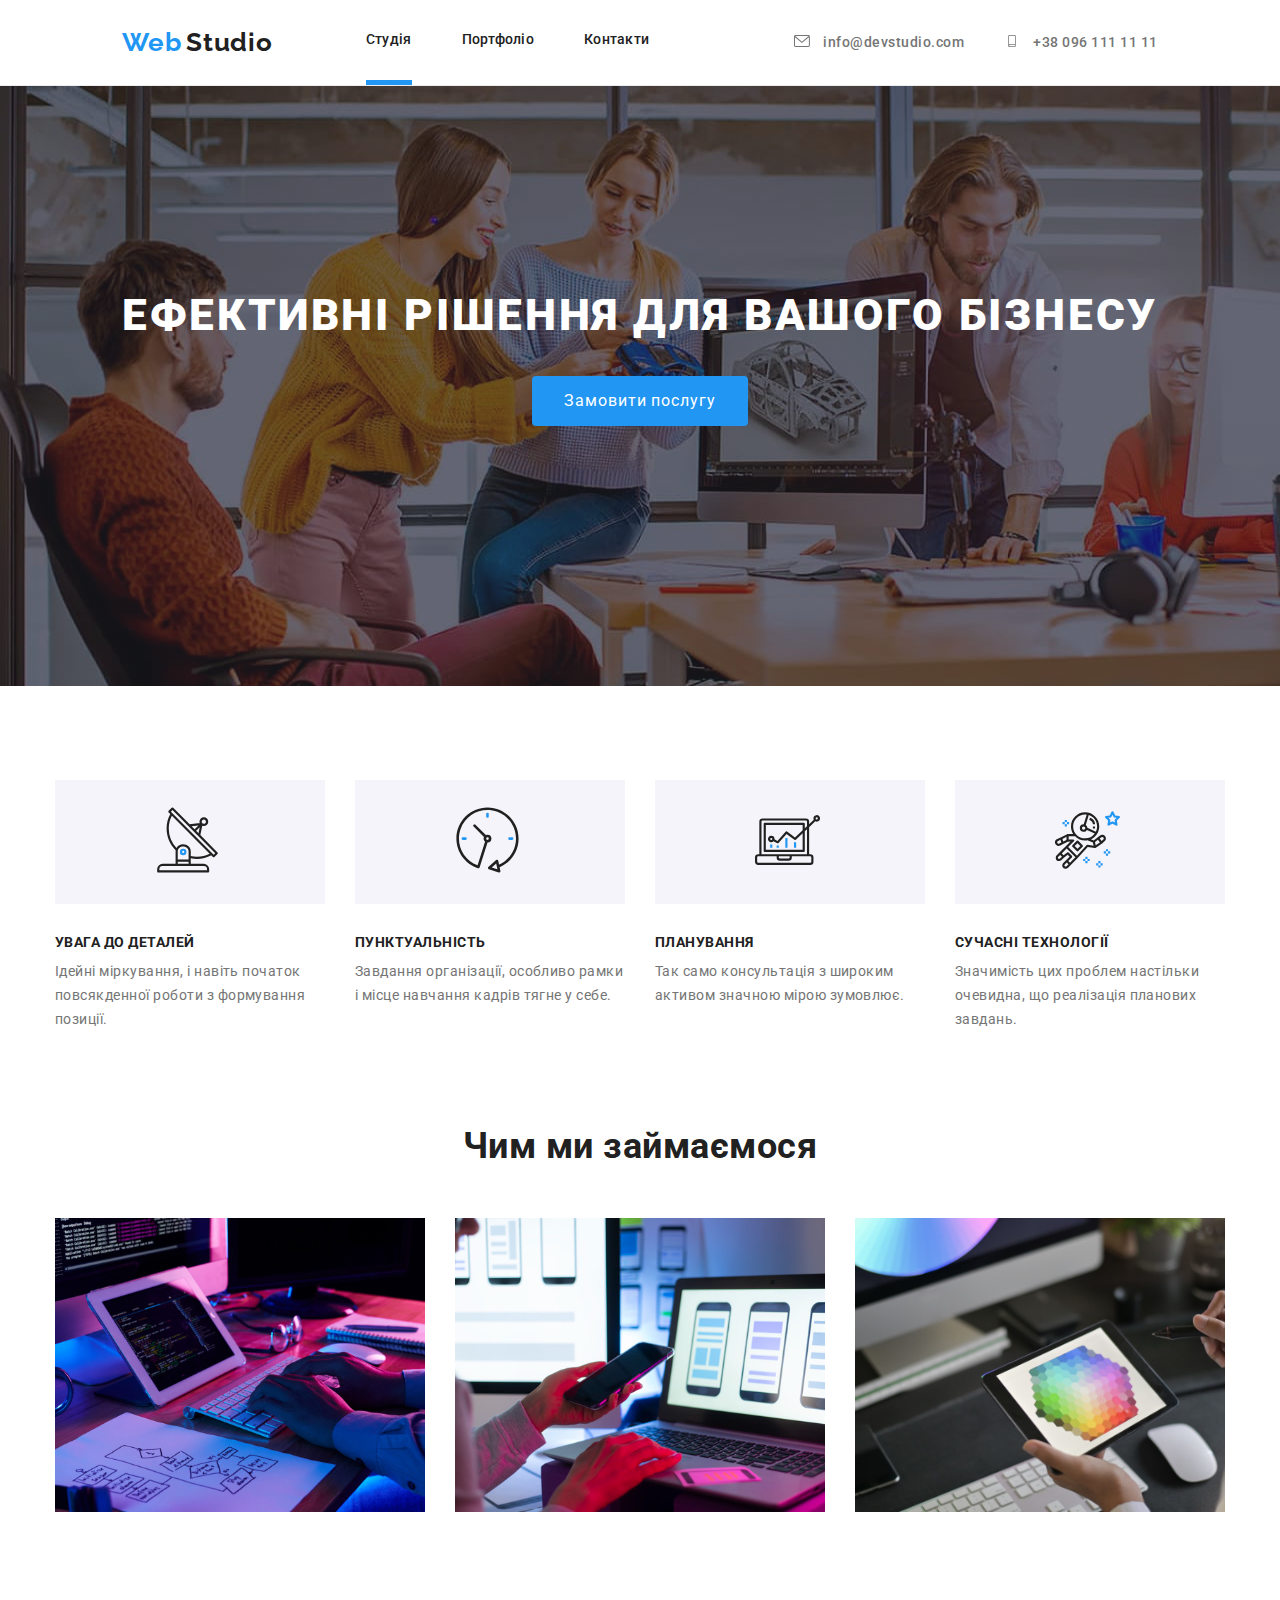
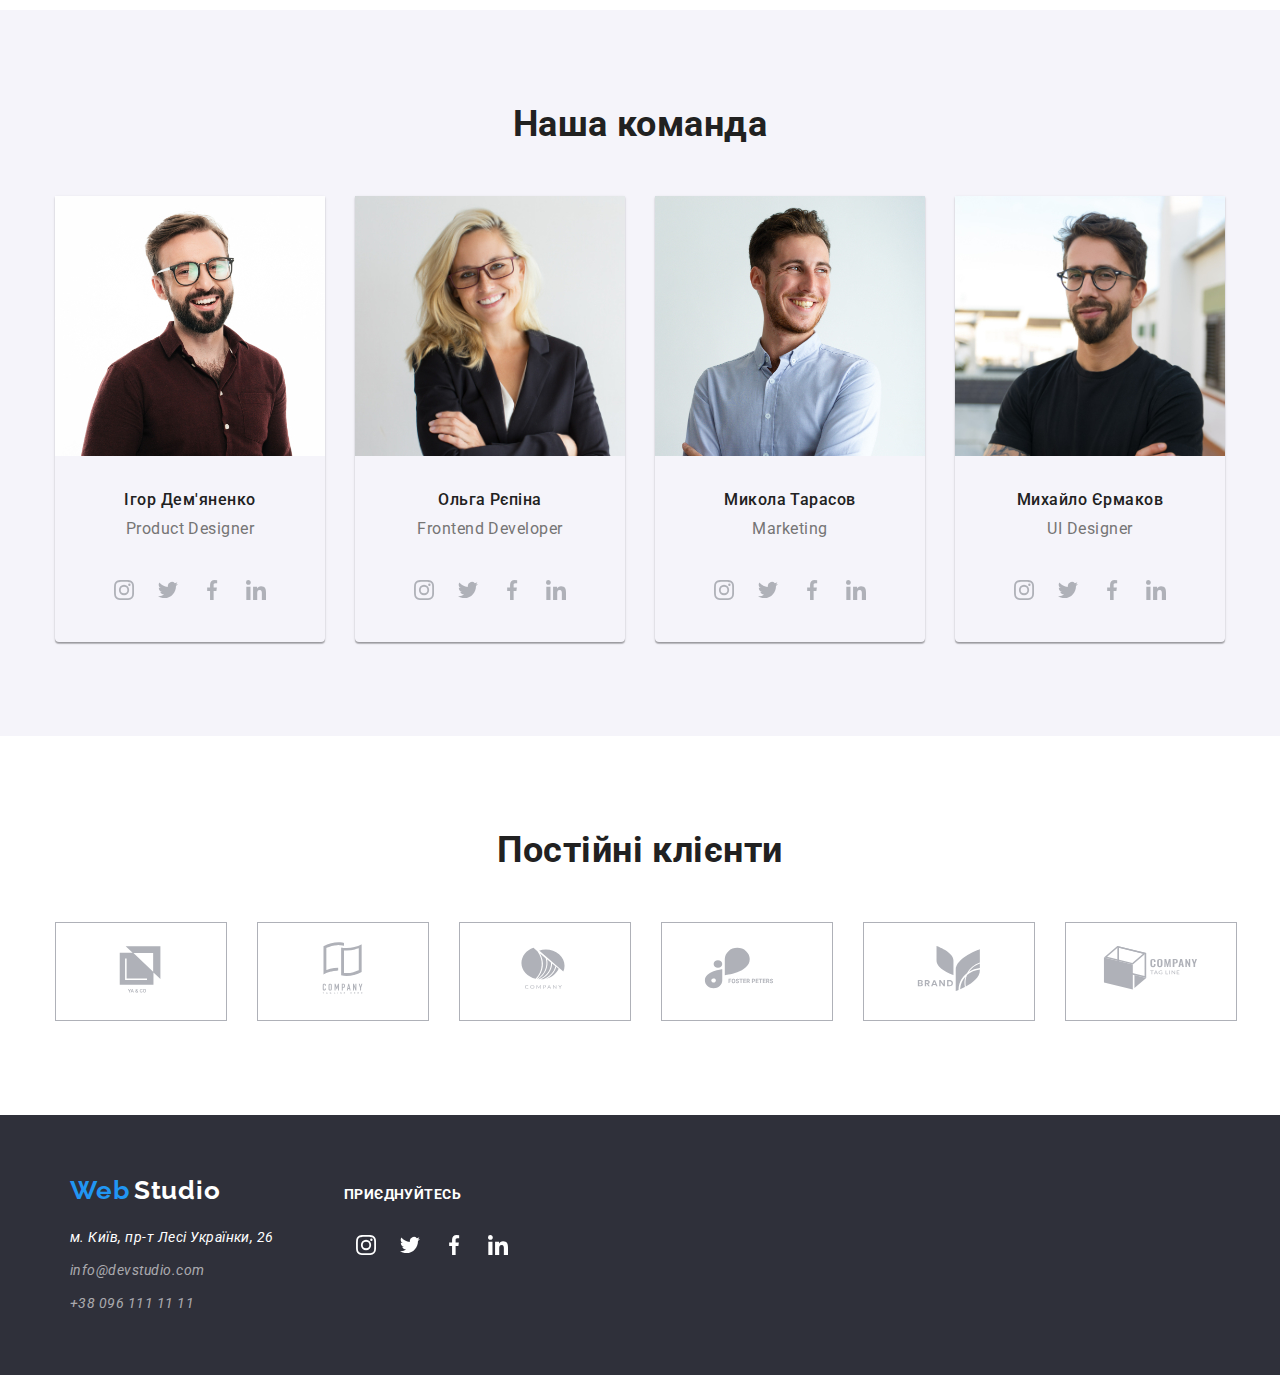
<file: index.html>
<!DOCTYPE html>
<html lang="uk">
<head>
    <meta charset="UTF-8">
    <meta http-equiv="X-UA-Compatible" content="IE=edge">
    <meta name="viewport" content="width=device-width, initial-scale=1.0">
    
    <link rel="preconnect" href="https://fonts.googleapis.com">
    <link rel="preconnect" href="https://fonts.gstatic.com" crossorigin>
    <link href="https://fonts.googleapis.com/css2?family=Raleway:wght@700&family=Roboto:wght@400;500;700;900&display=swap"
    rel="stylesheet">
    <link rel="stylesheet" href="https://cdnjs.cloudflare.com/ajax/libs/modern-normalize/1.1.0/modern-normalize.min.css">
    <link rel="stylesheet" href="./css/styles.css">
    <title>WebStudio</title>
</head>
    <body>
        <!-- Шапка загальна -->
        <header class="site-header">
            <div class="headercontainerflex">
                <nav class="navcontainer">
                    <a href="index.html" lang="en"><span class="logo-part-one">Web</span> <span class="logo-part-two">Studio</span>
                    </a>
                    <!-- Шапка-ліво -->
                    <ul class="site-nav list">
                        <li class="item"><a href="./index.html" class="site-nav-link current">Студія</a></li>
                        <li class="item"><a href="./portfolio.html" class="site-nav-link">Портфоліо</a></li>
                        <li class="item"><a href="" class="site-nav-link">Контакти</a></li>
                    </ul>
                </nav>
                
                <!-- Шапка-контакти -->
                <div class="contactcontainer">
                    <ul class="header-contact">
                        <li class="item icons-header">
                            
                            <a href="mailto:info@devstudio.com" class="contact-link">
                            <svg class="icon-mail" width="16" height="12">
                                <use href="./images/icons.svg#icon-envelope"></use>
                            </svg> <span class="mail-address">info@devstudio.com</span>
                            </a> </li>
                        <li class="item icons-header">
                            <a href="tel:+380961111111" class="contact-link">
                            <svg class="icon-smartphone" width="16" height="12">
                                <use href="./images/icons.svg#icon-smartphone"></use>
                            </svg>
                            <span class="phone-number">+38 096 111 11 11</span> </a> </li>
                    </ul>
                </div>
            </div>
        </header>
    
        <!-- Основний контент -->
        <main>
            <div class="backgroundsection">
                <!-- Hero заголовок -->
                <section class="hero">
                    <div class="overlay">
                        <div class="herocontainer">
                        <h1 class="hero-title">ЕФЕКТИВНІ РІШЕННЯ ДЛЯ ВАШОГО БІЗНЕСУ</h1>
                        <button class="hero-button" type="button">Замовити послугу</button>
                    </div>

                    </div>

                </section>
                <!-- Наші переваги -->
                <!-- Приховати даний заголовок -->
            <div class="contentinterval">
                <section class="section secondary no-padding">
                    <div class="benefit-container">
                        <h2 class="section-title-hiden">Наші переваги</h2>
                        <ul class="benefits-item">
                            <li>
                                <div class="benefit-icons">
                                    <svg class="benefits-icons-antena" width="65" height="70">
                                        <use href="./images/icons.svg#icon-antenna"></use>
                                    </svg>
                                </div>
                                <h3 class="benefit-section-title-text">УВАГА ДО ДЕТАЛЕЙ</h3>
                                <p class="benefit-section-title-paragraph">Ідейні міркування, і навіть початок повсякденної роботи з
                                    формування позиції.</p>
                            </li>

                            <li>
                                <div class="benefit-icons">
                                    <svg class="benefits-icons-clock" width="65" height="70">
                                        <use href="./images/icons.svg#icon-clock"></use>
                                    </svg>
                                </div>
                                <h3 class="benefit-section-title-text">ПУНКТУАЛЬНІСТЬ</h3>
                                <p class="benefit-section-title-paragraph">Завдання організації, особливо рамки і місце навчання
                                    кадрів
                                    тягне у себе.</p>
                            </li>

                            <li>
                                <div class="benefit-icons">
                                    <svg class="benefits-icons-diagram" width="65" height="70">
                                        <use href="./images/icons.svg#icon-diagram"></use>
                                    </svg>
                                </div>
                                <h3 class="benefit-section-title-text">ПЛАНУВАННЯ</h3>
                                <p class="benefit-section-title-paragraph">Так само консультація з широким активом значною мірою
                                    зумовлює.
                                </p>
                            </li>

                            <li>
                                <div class="benefit-icons">
                                    <svg class="benefits-icons-astronaut" width="65" height="70">
                                        <use href="./images/icons.svg#icon-astronaut"></use>
                                    </svg>
                        
                                </div class="benefit-icons">
                                <h3 class="benefit-section-title-text">СУЧАСНІ ТЕХНОЛОГІЇ</h3>
                                <p class="benefit-section-title-paragraph">Значимість цих проблем настільки очевидна, що реалізація
                                    планових
                                    завдань.</p>
                            </li>
                        </ul>
                    </div>
                </section>
            </div>

                <section class="section secondary">
                    <div class="what-we-do-container contentinterval">
                        <h2 class="section-title working">Чим ми займаємося</h2>
                        <ul class="what-we-do-item">
                            <li class="what-we-do-image"> <a href=""></a> <img width="370" src="./images/index/robota1.jpg"
                            alt="Розробка програмного забезпечення та його тестування"> </li>
                            <li class="what-we-do-image"> <a href=""></a> <img width="370" src="./images/index/robota2.jpg"
                            alt="Розробка мобільних додатків та їх тестування"> </li>
                            <li class="what-we-do-image"> <a href=""></a> <img width="370" src="./images/index/robota3.jpg"
                            alt="Розробка дизайну вашого майбутнього проекту"> </li>
                        </ul>
                    </div>
                </section>
            </div>

            <section class="section third">
                <div class="teamcontainer">
                    <h2 class="section-title">Наша команда</h2>
                    <ul class="team-item">
                        <li class="team-member"><img width="270" src="./images/index/igor.jpg"
                                alt="Ігор Дем'яненко Product Designer">
                            <h3 class="team-section-title">Ігор Дем'яненко</h3>
                            <p lang="en" class="team-section-paragraph">Product Designer</p>
                                <ul class="team-social-list">
                                    <li class="social-list-item">
                                        <a class="team-social-item" href="./">
                                            <svg class="social-icon-team" width="20" height="20">
                                                <use href="./images/icons.svg#icon-instagram"></use>
                                            </svg>
                                        </a>
                                    </li>
                                    <li class="social-list-item">
                                        <a class="team-social-item" href="./">
                                            <svg class="social-icon-team" width="20" height="20">
                                                <use href="./images/icons.svg#icon-twitter"></use>
                                            </svg>
                                        </a>
                                    </li>
                                    <li class="social-list-item">
                                        <a class="team-social-item" href="./">
                                            <svg class="social-icon-team" width="20" height="20">
                                                <use href="./images/icons.svg#icon-facebook"></use>
                                            </svg>
                                        </a>
                                    </li>
                                    <li class="social-list-item">
                                        <a class="team-social-item" href="./">
                                            <svg class="social-icon-team" width="20" height="20">
                                                <use href="./images/icons.svg#icon-linkedin"></use>
                                            </svg>
                                        </a>
                                    </li>
                                </ul>
                        </li>
            
                        <li class="team-member"><img width="270" src="./images/index/olga.jpg"
                                alt="Ольга Рєпіна Frontend Developer">
                            <h3 class="team-section-title">Ольга Рєпіна</h3>
                            <p lang="en" class="team-section-paragraph">Frontend Developer</p>
                                <ul class="team-social-list">
                                    <li class="social-list-item">
                                        <a class="team-social-item" href="./">
                                            <svg class="social-icon-team" width="20" height="20">
                                                <use href="./images/icons.svg#icon-instagram"></use>
                                            </svg>
                                        </a>
                                    </li>
                                    <li class="social-list-item">
                                        <a class="team-social-item" href="./">
                                            <svg class="social-icon-team" width="20" height="20">
                                                <use href="./images/icons.svg#icon-twitter"></use>
                                            </svg>
                                        </a>
                                    </li>
                                    <li class="social-list-item">
                                        <a class="team-social-item" href="./">
                                            <svg class="social-icon-team" width="20" height="20">
                                                <use href="./images/icons.svg#icon-facebook"></use>
                                            </svg>
                                        </a>
                                    </li>
                                    <li class="social-list-item">
                                        <a class="team-social-item" href="./">
                                            <svg class="social-icon-team" width="20" height="20">
                                                <use href="./images/icons.svg#icon-linkedin"></use>
                                            </svg>
                                        </a>
                                    </li>
                                </ul>
                        </li>
            
                        <li class="team-member"><img width="270" src="./images/index/mikola.jpg" alt="Микола Тарасов Marketing">
                            <h3 class="team-section-title">Микола Тарасов</h3>
                            <p lang="en" class="team-section-paragraph">Marketing</p>
                                <ul class="team-social-list">
                                    <li class="social-list-item">
                                        <a class="team-social-item" href="./">
                                            <svg class="social-icon-team" width="20" height="20">
                                                <use href="./images/icons.svg#icon-instagram"></use>
                                            </svg>
                                        </a>
                                    </li>
                                    <li class="social-list-item">
                                        <a class="team-social-item" href="./">
                                            <svg class="social-icon-team" width="20" height="20">
                                                <use href="./images/icons.svg#icon-twitter"></use>
                                            </svg>
                                        </a>
                                    </li>
                                    <li class="social-list-item">
                                        <a class="team-social-item" href="./">
                                            <svg class="social-icon-team" width="20" height="20">
                                                <use href="./images/icons.svg#icon-facebook"></use>
                                            </svg>
                                        </a>
                                    </li>
                                    <li class="social-list-item">
                                        <a class="team-social-item" href="./">
                                            <svg class="social-icon-team" width="20" height="20">
                                                <use href="./images/icons.svg#icon-linkedin"></use>
                                            </svg>
                                        </a>
                                    </li>
                                </ul>
                        </li>
            
                        <li class="team-member"><img width="270" src="./images/index/mihaylo.jpg" alt="Михайло Єрмаков">
                            <h3 class="team-section-title">Михайло Єрмаков</h3>
                            <p lang="en" class="team-section-paragraph">UI Designer</p>
                                <ul class="team-social-list">
                                    <li>
                                        <a class="team-social-item" href="./">
                                            <svg class="social-icon-team" width="20" height="20">
                                                <use href="./images/icons.svg#icon-instagram"></use>
                                            </svg>
                                        </a>
                                    </li>
                                    <li>
                                        <a class="team-social-item" href="./">
                                            <svg class="social-icon-team" width="20" height="20">
                                                <use href="./images/icons.svg#icon-twitter"></use>
                                            </svg>
                                        </a>
                                    </li>
                                    <li>
                                        <a class="team-social-item" href="./">
                                            <svg class="social-icon-team" width="20" height="20">
                                                <use href="./images/icons.svg#icon-facebook"></use>
                                            </svg>
                                        </a>
                                    </li>
                                    <li>
                                        <a class="team-social-item" href="./">
                                            <svg class="social-icon-team" width="20" height="20">
                                                <use href="./images/icons.svg#icon-linkedin"></use>
                                            </svg>
                                        </a>
                                    </li>
                                </ul>
                </div>
            </section>

            <section class="section section-clients">
                <h2 class="section-title">Постійні клієнти</h2>
                <ul class="clients">
                    <li class="icon-clients-item">
                        <a class="icon-clients" href="./">
                            <svg class="client1" width="106" height="60">
                                <use href="./images/icons.svg#icon-logo-1"></use>
                            </svg>
                        </a>
                    </li>

                    <li class="icon-clients-item">
                        <a class="icon-clients" href="./">
                            <svg class="client1" width="106" height="60">
                                <use href="./images/icons.svg#icon-logo-2"></use>
                            </svg>
                        </a>
                    </li>

                    <li class="icon-clients-item">
                        <a class="icon-clients" href="./">
                            <svg class="client1" width="106" height="60">
                                <use href="./images/icons.svg#icon-logo-3"></use>
                            </svg>
                        </a>
                    </li>
                    
                    <li class="icon-clients-item">
                        <a class="icon-clients" href="./">
                            <svg class="client1" width="106" height="60">
                                <use href="./images/icons.svg#icon-logo-4"></use>
                            </svg>
                        </a>
                    </li>

                    <li class="icon-clients-item">
                        <a class="icon-clients" href="./">
                            <svg class="client1" width="106" height="60">
                                <use href="./images/icons.svg#icon-logo-5"></use>
                            </svg>
                        </a>
                    </li>

                    <li class="icon-clients-item">
                        <a class="icon-clients" href="./">
                            <svg class="client1" width="106" height="60">
                                <use href="./images/icons.svg#icon-logo-6"></use>
                            </svg>
                        </a>
                    </li>
                </ul>
            </section>

        </main>    

        <!-- Підвал -->
        <footer class="footer-page">
            <div class="container">
                <div class="footercontainer">
                    <div class="footer-logo-and-address">
                        <a href="index.html" lang="en"><span class="logo-part-one">Web</span> <span class="logo-part-three">Studio</span> </a>
                        <address>
                            <ul>
                                <li> <a href="https://goo.gl/maps/7kfiWNjeo1rzyNs9A" class="contact-link-map"> м. Київ, пр-т Лесі Українки,
                                        26</a></li>
                                <li><a href="mailto:info@devstudio.com" class="contact-link-footer mail">info@devstudio.com</a></li>
                                <li><a href="tel:+380961111111" class="contact-link-footer phone">+38 096 111 11 11</a> </li>
                            </ul>
                        </address>
                    </div>

                    <div class="section-join">
                        <p class="join-item">приєднуйтесь</p>
                        <ul class="join-socials">
                            <li>
                                <a class="footer-social-item" href="./">
                                    <svg class="footer-social-icon" width="20" height="20">
                                        <use href="./images/icons.svg#icon-instagram"></use>
                                    </svg>
                                </a>
                            </li>
                            <li>
                                <a class="footer-social-item" href="./">
                                    <svg class="footer-social-icon" width="20" height="20">
                                        <use href="./images/icons.svg#icon-twitter"></use>
                                    </svg>
                                </a>
                            </li>
                            <li>
                                <a class="footer-social-item" href="./">
                                    <svg class="footer-social-icon" width="20" height="20">
                                        <use href="./images/icons.svg#icon-facebook"></use>
                                    </svg>
                                </a>
                            </li>
                            <li>
                                <a class="footer-social-item" href="./">
                                    <svg class="footer-social-icon" width="20" height="20">
                                        <use href="./images/icons.svg#icon-linkedin"></use>
                                    </svg>
                                </a>
                            </li>
                        </ul>
                    </div>
                </div>
            </div>
        </footer>
    </body>
</html>
</file>
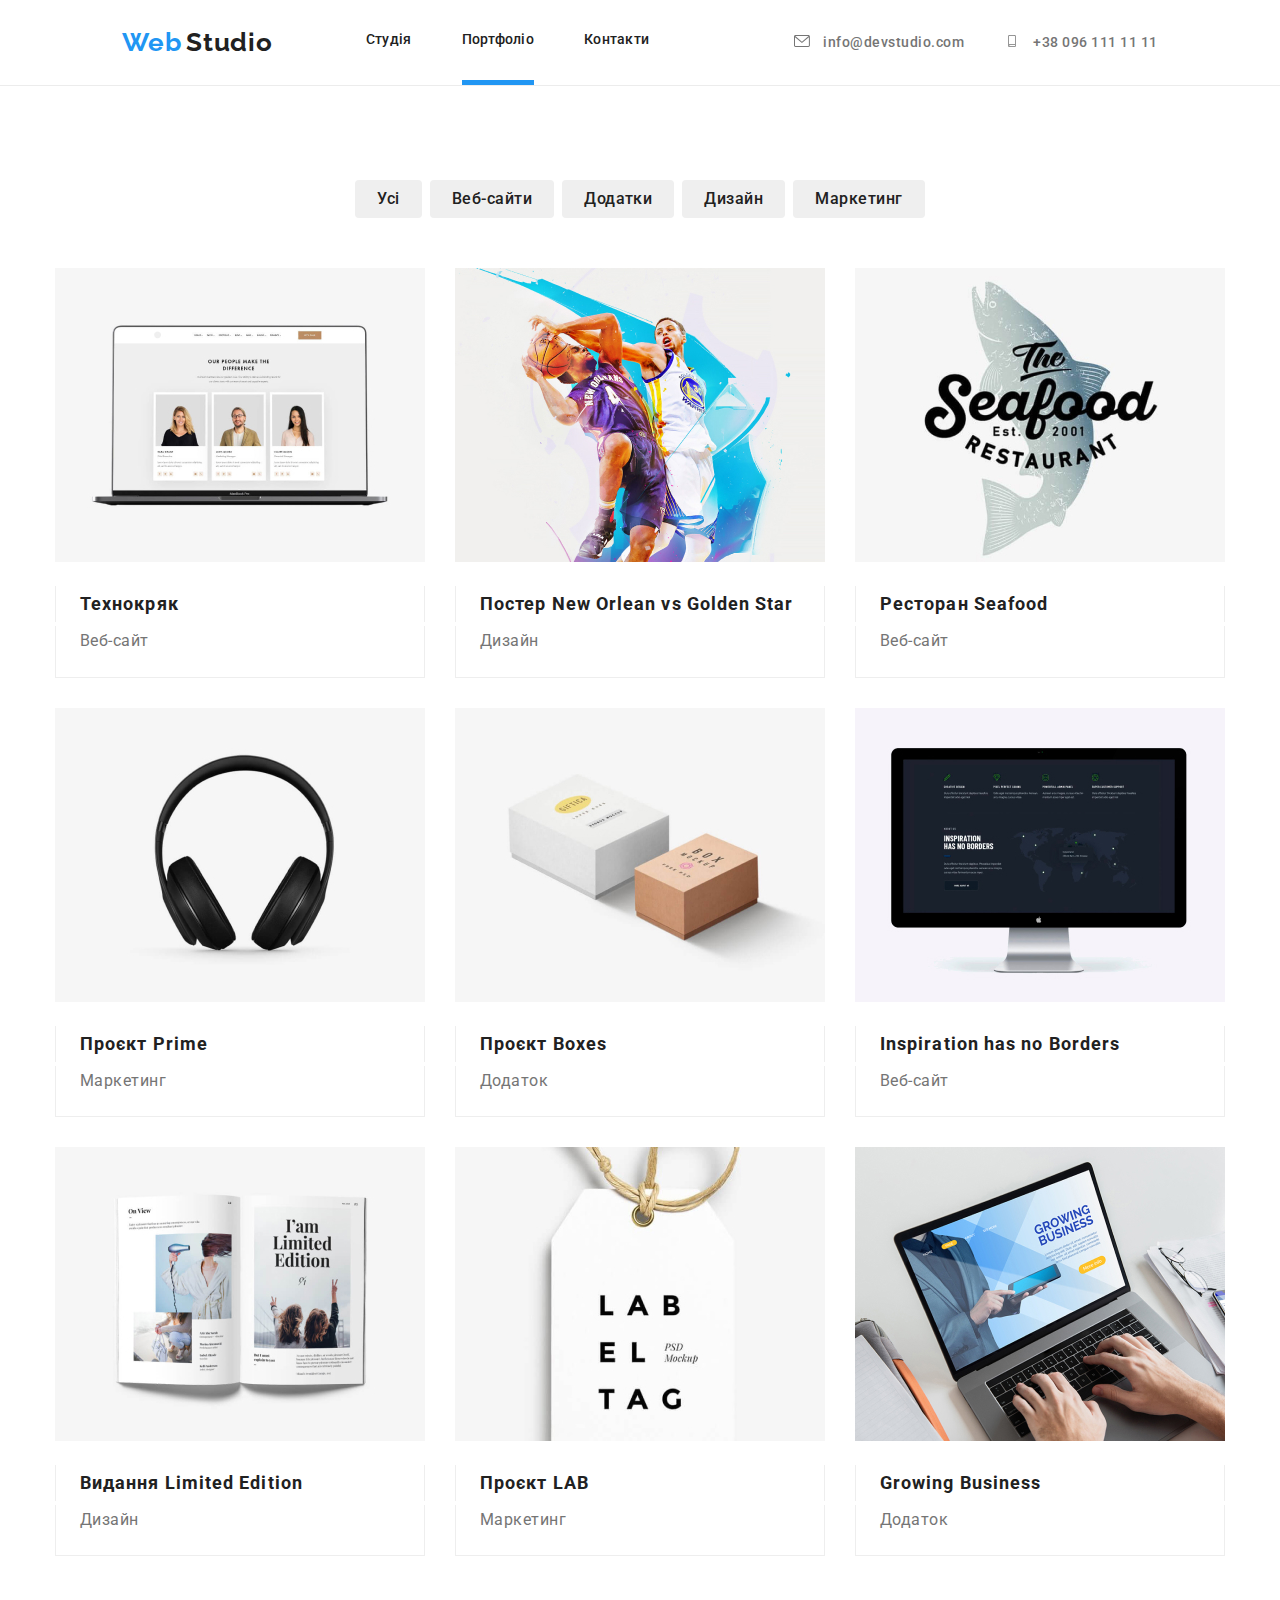
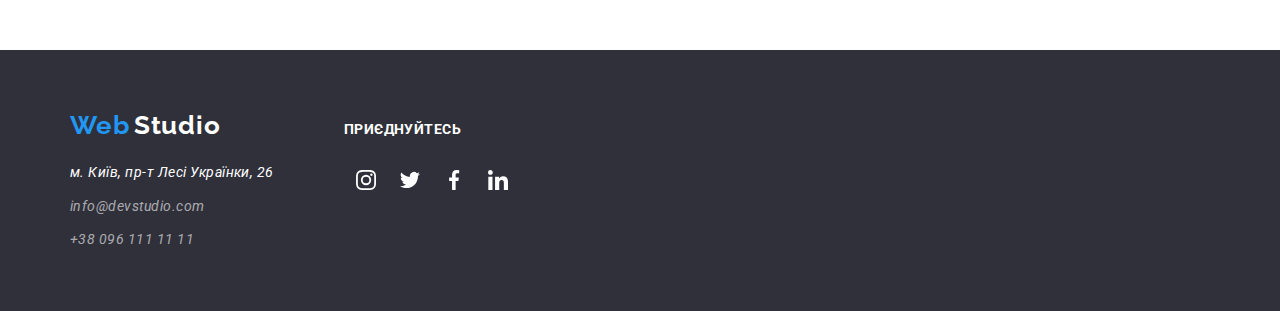
<file: portfolio.html>
<!DOCTYPE html>
<html lang="en">
<head>
    <meta charset="UTF-8">
    <meta http-equiv="X-UA-Compatible" content="IE=edge">
    <meta name="viewport" content="width=device-width, initial-scale=1.0">
    <title>Портфоліо</title>
        <link rel="preconnect" href="https://fonts.googleapis.com">
        <link rel="preconnect" href="https://fonts.gstatic.com" crossorigin>
        <link href="https://fonts.googleapis.com/css2?family=Raleway:wght@700&family=Roboto:wght@400;500;700;900&display=swap"
            rel="stylesheet">
        <link rel="stylesheet" href="https://cdnjs.cloudflare.com/ajax/libs/modern-normalize/1.1.0/modern-normalize.min.css">
    <link rel="stylesheet" href="./css/styles.css">
</head>
<body>
    <!-- Шапка загальна -->
        <header class="site-header">
            <div class="headercontainerflex">
                <nav class="navcontainer">
                    <a href="index.html" lang="en"><span class="logo-part-one">Web</span> <span
                            class="logo-part-two">Studio</span>
                    </a>
                    <!-- Шапка-ліво -->
                    <ul class="site-nav list">
                        <li class="item"><a href="./index.html" class="site-nav-link">Студія</a></li>
                        <li class="item"><a href="./portfolio.html" class="site-nav-link current">Портфоліо</a></li>
                        <li class="item"><a href="" class="site-nav-link">Контакти</a></li>
                    </ul>
                </nav>
        
                <!-- Шапка-контакти -->
                <div class="contactcontainer">
                    <ul class="header-contact">
                        <li class="item icons-header">
                            <a href="mailto:info@devstudio.com" class="contact-link">
                                <svg class="icon-mail" width="16" height="12">
                                    <use href="./images/icons.svg#icon-envelope"></use>
                                </svg> <span class="mail-address">info@devstudio.com</span>
                            </a>
                        </li>
                        <li class="item icons-header">
                            <a href="tel:+380961111111" class="contact-link">
                                <svg class="icon-smartphone" width="16" height="12">
                                    <use href="./images/icons.svg#icon-smartphone"></use>
                                </svg>
                                <span class="phone-number">+38 096 111 11 11</span> </a>
                        </li>
                    </ul>
                </div>
            </div>
        </header>

    <main class="portfolio-background-color">
        <div class="portfolio-background-color" >
            <!-- Фільтраційні-кнопки -->

            <div class="filterbutton">
                <ul class="filtre-item">
                    <li class="filtre-buttom"> <button type="button" class="filtering-button">Усі</button></li>
                    <li class="filtre-buttom"> <button type="button" class="filtering-button">Веб-сайти</button></li>
                    <li class="filtre-buttom"> <button type="button" class="filtering-button">Додатки</button></li>
                    <li class="filtre-buttom"> <button type="button" class="filtering-button">Дизайн</button></li>
                    <li class="filtre-buttom"> <button type="button" class="filtering-button">Маркетинг</button></li>
                </ul>
            </div>
            
            <section>
                <div class="portfoliocontainer">
                    <h1 class="section-title section-title-hiden">Наше Портфоліо</h1>
                    <ul class="portfolio-item">
                        <li class="portfolio-example">
                            <a href="">
                                <img width="370" src="./images/portfolio/tehnocryak.jpg" alt="Сайт Технокряк">
                                <h2 class="portfolio-text">Технокряк</h2>
                                <p class="portfolio-paragraph">Веб-сайт</p>
                            </a>
                        </li>

                        <li class="portfolio-example">
                            <a href="">
                                <img width="370" src="./images/portfolio/neworlean.jpg" alt="Постер New Orlean vs Golden Star">
                                <h2 class="portfolio-text"> Постер <span lang="en">New Orlean vs Golden Star</span> </h2>
                                <p class="portfolio-paragraph">Дизайн</p>
                            </a>
                        </li>

                        <li class="portfolio-example">
                            <a href="">
                                <img width="370" src="./images/portfolio/seafood.jpg" alt="Ресторан Seafood">
                                <h2 class="portfolio-text">Ресторан <span lang="en">Seafood</span> </h2>
                                <p class="portfolio-paragraph">Веб-сайт</p>
                            </a>
                        </li>

                        <li class="portfolio-example">
                            <a href="./">
                                <img width="370" src="./images/portfolio/prime.jpg" alt="Проєкт Prime">
                                <h2 class="portfolio-text">Проєкт <span lang="en">Prime</span></h2>
                                <p class="portfolio-paragraph">Маркетинг</p>
                            </a>
                        </li>

                        <li class="portfolio-example">
                            <a href="">
                                <img width="370" src="./images/portfolio/boxes.jpg" alt="Проєкт Boxes">
                                <h2 class="portfolio-text">Проєкт <span lang="en">Boxes</span></h2>
                                <p class="portfolio-paragraph">Додаток</p>
                            </a>
                        </li>

                        <li class="portfolio-example">
                            <a href="">
                                <img width="370" src="./images/portfolio/noborders.jpg" alt="Inspiration has no Borders">
                                <h2 lang="en" class="portfolio-text">Inspiration has no Borders</h2>
                                <p class="portfolio-paragraph">Веб-сайт</p>
                            </a>
                        </li>

                        <li class="portfolio-example">
                            <a href="">
                                <img width="370" src="./images/portfolio/limitededitionbook.jpg" alt="Видання Limited Edition">
                                <h2 class="portfolio-text">Видання <span lang="en">Limited Edition</span> </h2>
                                <p class="portfolio-paragraph">Дизайн</p>
                            </a>
                        </li>

                        <li class="portfolio-example">
                            <a href="">
                                <img width="370" src="./images/portfolio/projectlab.jpg" alt="Проєкт LAB">
                                <h2 class="portfolio-text">Проєкт <span>LAB</span></h2>
                                <p class="portfolio-paragraph">Маркетинг</p>
                            </a>
                        </li>

                        <li class="portfolio-example">
                            <a href="./">
                                <img width="370" src="./images/portfolio/grovingbussiness.jpg" alt="Growing Business">
                                <h2 lang="en" class="portfolio-text">Growing Business</h2>
                                <p class="portfolio-paragraph">Додаток</p>
                            </a>
                        </li>
                    </ul>
                </div>
                
            </section>
        </div>

    </main>

<!-- Підвал -->
        <footer class="footer-page">
            <div class="container">
                <div class="footercontainer">
                    <div class="footer-logo-and-address">
                        <a href="index.html" lang="en"><span class="logo-part-one">Web</span> <span
                                class="logo-part-three">Studio</span> </a>
                        <address>
                            <ul>
                                <li> <a href="https://goo.gl/maps/7kfiWNjeo1rzyNs9A" class="contact-link-map"> м. Київ, пр-т
                                        Лесі Українки,
                                        26</a></li>
                                <li><a href="mailto:info@devstudio.com" class="contact-link-footer mail">info@devstudio.com</a>
                                </li>
                                <li><a href="tel:+380961111111" class="contact-link-footer phone">+38 096 111 11 11</a> </li>
                            </ul>
                        </address>
                    </div>
        
                    <div class="section-join">
                        <p class="join-item">приєднуйтесь</p>
                        <ul class="join-socials">
                            <li class="social-list-item">
                                <a class="footer-social-item" href="./">
                                    <svg class="footer-social-icon" width="20" height="20">
                                        <use href="./images/icons.svg#icon-instagram"></use>
                                    </svg>
                                </a>
                            </li>
                            <li class="social-list-item">
                                <a class="footer-social-item" href="./">
                                    <svg class="footer-social-icon" width="20" height="20">
                                        <use href="./images/icons.svg#icon-twitter"></use>
                                    </svg>
                                </a>
                            </li>
                            <li class="social-list-item">
                                <a class="footer-social-item" href="./">
                                    <svg class="footer-social-icon" width="20" height="20">
                                        <use href="./images/icons.svg#icon-facebook"></use>
                                    </svg>
                                </a>
                            </li>
                            <li class="social-list-item">
                                <a class="footer-social-item" href="./">
                                    <svg class="footer-social-icon" width="20" height="20">
                                        <use href="./images/icons.svg#icon-linkedin"></use>
                                    </svg>
                                </a>
                            </li>
                        </ul>
                    </div>
                </div>
            </div>
        </footer>
</body>
</html>
</file>
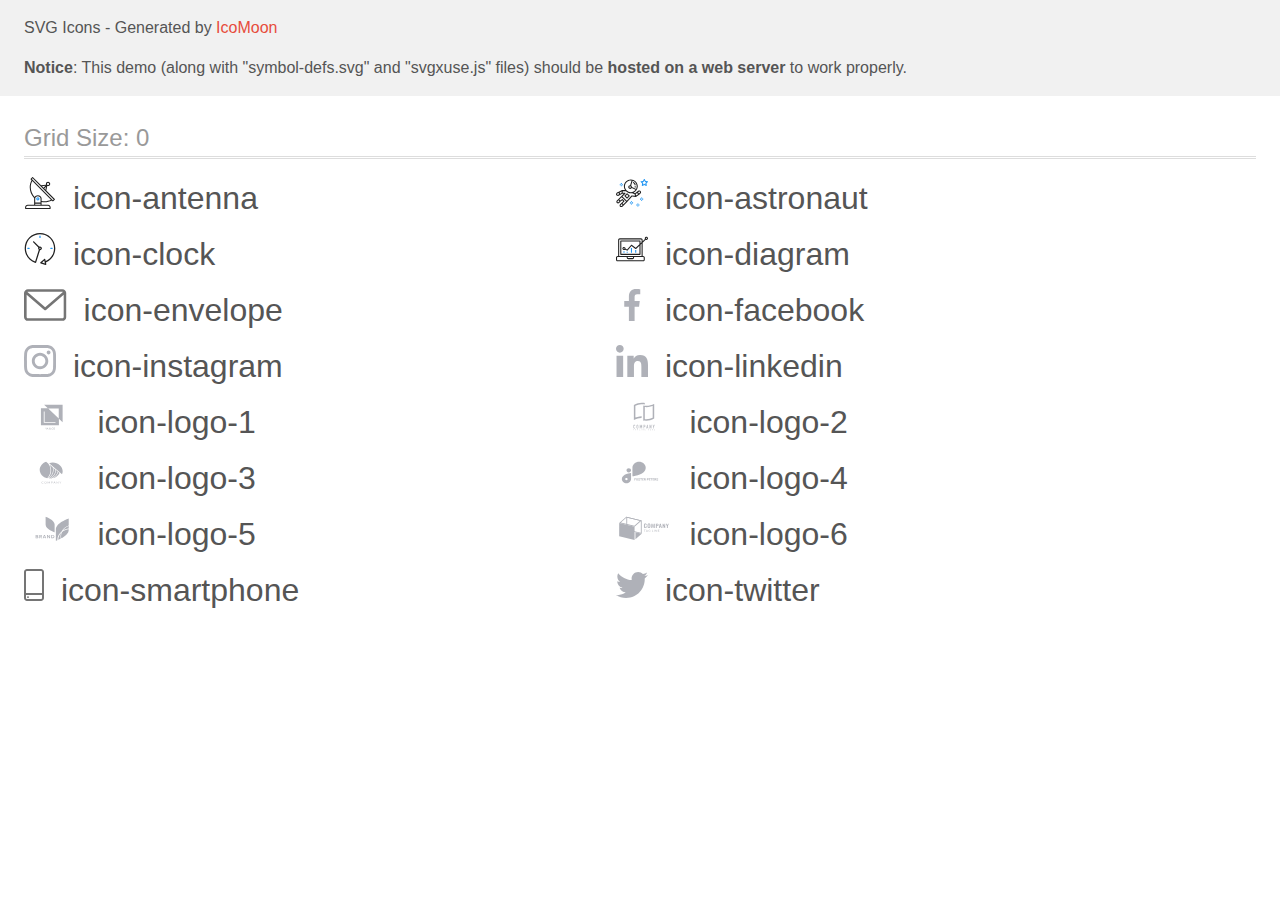
<file: icomoon/demo-external-svg.html>
<!doctype html>
<html>
<head>
    <title>IcoMoon - SVG Icons</title>
    <meta charset="utf-8">
    <meta name="viewport" content="width=device-width, initial-scale=1">
    <link rel="stylesheet" href="demo-files/demo.css">
    <link rel="stylesheet" href="style.css">
</head>
<body>
<header class="bgc1 clearfix">
<div class="mhl">
    <p>SVG Icons - Generated by <a href="https://icomoon.io/app">IcoMoon</a></p><p><strong>Notice</strong>: This demo (along with "symbol-defs.svg" and "svgxuse.js" files) should be <b>hosted on a web server</b> to work properly.</p>
</div>
</header>
    <div class="clearfix mhl ptl">
        <h1 class="mvm mtn fgc1">Grid Size: 0</h1>
        <div class="glyph fs1">
            <div class="clearfix pbs">
                <svg class="icon icon-antenna"><use xlink:href="symbol-defs.svg#icon-antenna"></use></svg><span class="name"> icon-antenna</span>
            </div>
        </div>
        <div class="glyph fs1">
            <div class="clearfix pbs">
                <svg class="icon icon-astronaut"><use xlink:href="symbol-defs.svg#icon-astronaut"></use></svg><span class="name"> icon-astronaut</span>
            </div>
        </div>
        <div class="glyph fs1">
            <div class="clearfix pbs">
                <svg class="icon icon-clock"><use xlink:href="symbol-defs.svg#icon-clock"></use></svg><span class="name"> icon-clock</span>
            </div>
        </div>
        <div class="glyph fs1">
            <div class="clearfix pbs">
                <svg class="icon icon-diagram"><use xlink:href="symbol-defs.svg#icon-diagram"></use></svg><span class="name"> icon-diagram</span>
            </div>
        </div>
        <div class="glyph fs1">
            <div class="clearfix pbs">
                <svg class="icon icon-envelope"><use xlink:href="symbol-defs.svg#icon-envelope"></use></svg><span class="name"> icon-envelope</span>
            </div>
        </div>
        <div class="glyph fs1">
            <div class="clearfix pbs">
                <svg class="icon icon-facebook"><use xlink:href="symbol-defs.svg#icon-facebook"></use></svg><span class="name"> icon-facebook</span>
            </div>
        </div>
        <div class="glyph fs1">
            <div class="clearfix pbs">
                <svg class="icon icon-instagram"><use xlink:href="symbol-defs.svg#icon-instagram"></use></svg><span class="name"> icon-instagram</span>
            </div>
        </div>
        <div class="glyph fs1">
            <div class="clearfix pbs">
                <svg class="icon icon-linkedin"><use xlink:href="symbol-defs.svg#icon-linkedin"></use></svg><span class="name"> icon-linkedin</span>
            </div>
        </div>
        <div class="glyph fs1">
            <div class="clearfix pbs">
                <svg class="icon icon-logo-1"><use xlink:href="symbol-defs.svg#icon-logo-1"></use></svg><span class="name"> icon-logo-1</span>
            </div>
        </div>
        <div class="glyph fs1">
            <div class="clearfix pbs">
                <svg class="icon icon-logo-2"><use xlink:href="symbol-defs.svg#icon-logo-2"></use></svg><span class="name"> icon-logo-2</span>
            </div>
        </div>
        <div class="glyph fs1">
            <div class="clearfix pbs">
                <svg class="icon icon-logo-3"><use xlink:href="symbol-defs.svg#icon-logo-3"></use></svg><span class="name"> icon-logo-3</span>
            </div>
        </div>
        <div class="glyph fs1">
            <div class="clearfix pbs">
                <svg class="icon icon-logo-4"><use xlink:href="symbol-defs.svg#icon-logo-4"></use></svg><span class="name"> icon-logo-4</span>
            </div>
        </div>
        <div class="glyph fs1">
            <div class="clearfix pbs">
                <svg class="icon icon-logo-5"><use xlink:href="symbol-defs.svg#icon-logo-5"></use></svg><span class="name"> icon-logo-5</span>
            </div>
        </div>
        <div class="glyph fs1">
            <div class="clearfix pbs">
                <svg class="icon icon-logo-6"><use xlink:href="symbol-defs.svg#icon-logo-6"></use></svg><span class="name"> icon-logo-6</span>
            </div>
        </div>
        <div class="glyph fs1">
            <div class="clearfix pbs">
                <svg class="icon icon-smartphone"><use xlink:href="symbol-defs.svg#icon-smartphone"></use></svg><span class="name"> icon-smartphone</span>
            </div>
        </div>
        <div class="glyph fs1">
            <div class="clearfix pbs">
                <svg class="icon icon-twitter"><use xlink:href="symbol-defs.svg#icon-twitter"></use></svg><span class="name"> icon-twitter</span>
            </div>
        </div>
  </div>
<script defer src="svgxuse.js"></script>
</body>
</html>
</file>
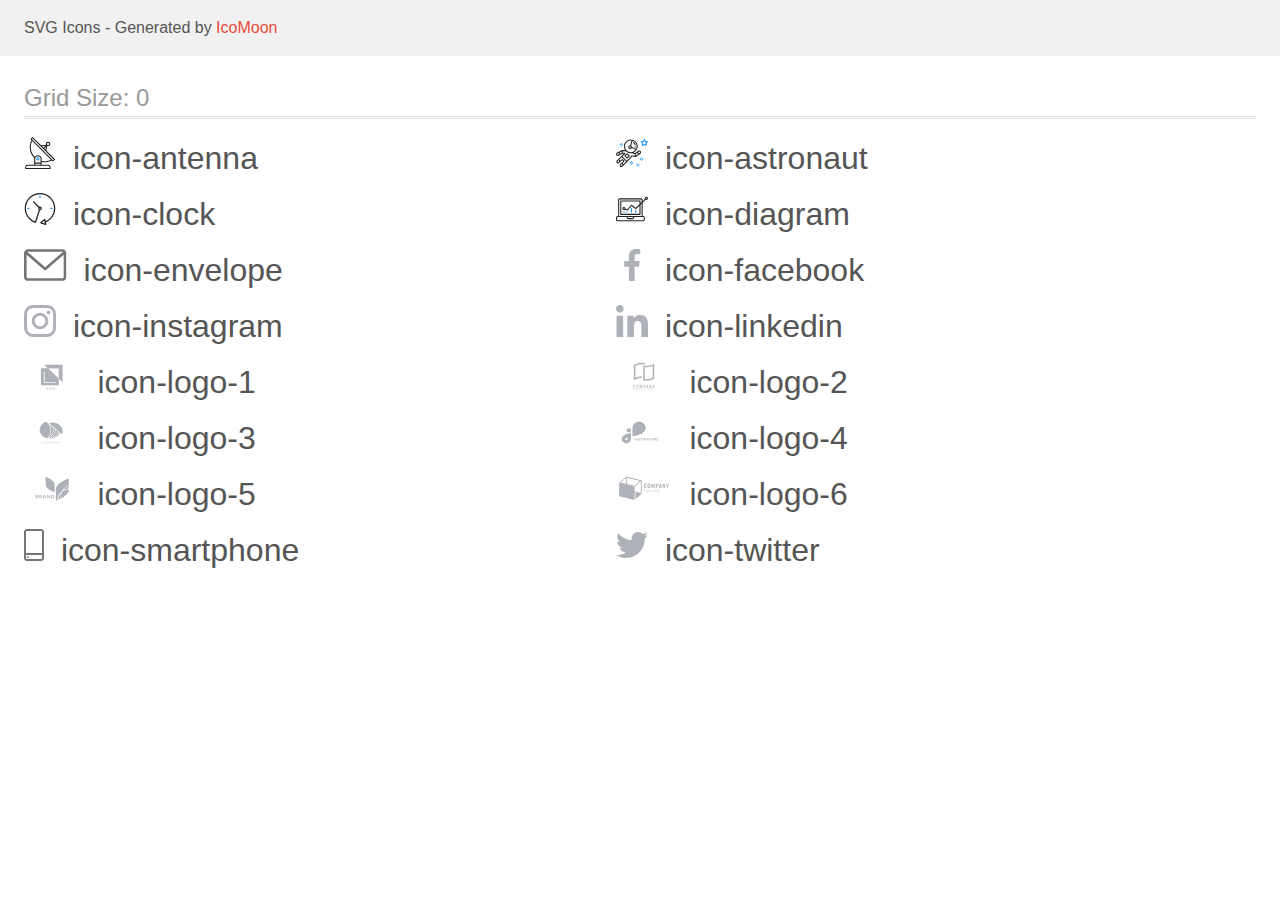
<file: icomoon/demo.html>
<!doctype html>
<html>
<head>
    <title>IcoMoon - SVG Icons</title>
    <meta charset="utf-8">
    <meta name="viewport" content="width=device-width, initial-scale=1">
    <link rel="stylesheet" href="demo-files/demo.css">
    <link rel="stylesheet" href="style.css">
</head>
<body>
<svg aria-hidden="true" style="position: absolute; width: 0; height: 0; overflow: hidden;" version="1.1" xmlns="http://www.w3.org/2000/svg" xmlns:xlink="http://www.w3.org/1999/xlink">
<defs>
<symbol id="icon-antenna" viewBox="0 0 32 32">
<path fill="#212121" style="fill: var(--color1, #212121)" d="M30.773 22.098l-8.443-8.505 0.937-4.615c0.225 0.090 0.485 0.144 0.758 0.146h0.007c1.192 0.014 2.17-0.941 2.184-2.133s-0.941-2.17-2.133-2.184c-1.192-0.014-2.17 0.941-2.184 2.133-0 0.008-0 0.017-0 0.026 0 0.259 0.046 0.508 0.13 0.738l-0.005-0.015-4.96 0.605-8.091-8.133c-0.096-0.098-0.229-0.159-0.376-0.16h-0c-0.146 0.001-0.278 0.060-0.373 0.155l-1.513 1.504c-0.208 0.208-0.208 0.546 0 0.754l0.814 0.826c-3.153 5.798-2.129 12.978 2.519 17.663 0.043 0.041 0.092 0.074 0.146 0.098-0.032 0.164-0.051 0.353-0.052 0.546v6.188h-6.4c-1.472 0.002-2.665 1.195-2.667 2.667v1.067c0 0.295 0.239 0.533 0.533 0.533h24.533c0.295 0 0.533-0.239 0.533-0.533v-1.067c-0.002-1.472-1.195-2.665-2.667-2.667h-6.4v-2.742c0.915 0.201 1.968 0.317 3.047 0.32h0.002c2.58-0.003 5.005-0.663 7.117-1.822l-0.077 0.039 0.818 0.823c0.099 0.101 0.235 0.159 0.377 0.16 0.146-0.001 0.278-0.060 0.373-0.155l1.513-1.504c0.208-0.208 0.208-0.546 0-0.754zM23.28 6.233c0.418-0.415 1.093-0.414 1.508 0.004s0.414 1.093-0.004 1.508c-0.193 0.192-0.459 0.31-0.752 0.31-0 0-0 0-0 0h-0.003c-0.589-0.003-1.064-0.483-1.061-1.072 0.002-0.294 0.122-0.559 0.314-0.751l0-0h-0.002zM22.024 9.738l-0.598 2.946-1.175-1.182 1.774-1.763zM21.419 8.836l-1.92 1.909-1.485-1.493 3.405-0.415zM24.004 28.8c0.884 0 1.6 0.716 1.6 1.6v0.533h-23.467v-0.533c0-0.884 0.716-1.6 1.6-1.6h20.267zM16.537 26.667v1.067h-5.333v-1.067h5.333zM11.204 25.6v-4.053c0-1.294 1.196-2.347 2.667-2.347s2.667 1.053 2.667 2.347v4.053h-5.333zM17.604 23.904v-2.357c0-1.882-1.675-3.413-3.733-3.413-0.017-0-0.038-0-0.058-0-1.353 0-2.54 0.707-3.213 1.771l-0.009 0.016c-4.058-4.274-4.971-10.645-2.279-15.887l18.602 18.708c-1.823 0.947-3.98 1.502-6.266 1.502-1.079 0-2.128-0.124-3.136-0.357l0.093 0.018zM28.893 23.22l-21.057-21.181 0.755-0.752 7.935 7.98c0.004 0 0.006 0.007 0.010 0.010l13.115 13.191-0.757 0.752z"></path>
<path fill="#2196f3" style="fill: var(--color2, #2196f3)" d="M13.876 20.267h-0.005c-0.884-0.001-1.601 0.714-1.602 1.598s0.714 1.601 1.598 1.602h0.005c0.884 0.001 1.601-0.714 1.602-1.598s-0.714-1.601-1.598-1.602zM14.249 22.245c-0.096 0.096-0.229 0.155-0.376 0.155-0.001 0-0.001 0-0.002 0h0c-0.295-0.002-0.532-0.242-0.531-0.536 0.002-0.292 0.238-0.529 0.53-0.531h0c0.295 0.002 0.532 0.241 0.53 0.536-0.001 0.147-0.061 0.279-0.157 0.375l-0 0h0.005z"></path>
</symbol>
<symbol id="icon-astronaut" viewBox="0 0 32 32">
<path fill="#2196f3" style="fill: var(--color2, #2196f3)" d="M31.974 4.524c-0.064-0.191-0.227-0.332-0.427-0.362l-0.003-0-1.91-0.278-0.855-1.731c-0.179-0.365-0.777-0.365-0.956 0l-0.855 1.731-1.91 0.278c-0.203 0.030-0.367 0.171-0.43 0.359l-0.001 0.004c-0.062 0.193-0.011 0.405 0.135 0.547l1.383 1.348-0.326 1.903c-0.034 0.2 0.048 0.402 0.212 0.522 0.087 0.064 0.196 0.102 0.313 0.102 0.091 0 0.177-0.023 0.252-0.063l-0.003 0.001 1.709-0.899 1.709 0.899c0.078 0.041 0.164 0.061 0.249 0.061 0.11 0 0.221-0.034 0.314-0.102 0.134-0.098 0.22-0.254 0.22-0.431 0-0.032-0.003-0.063-0.008-0.094l0 0.003-0.326-1.903 1.383-1.348c0.099-0.097 0.161-0.233 0.161-0.382 0-0.059-0.009-0.115-0.027-0.168l0.001 0.004zM29.511 5.851c-0.099 0.097-0.161 0.232-0.161 0.382 0 0.032 0.003 0.063 0.008 0.094l-0-0.003 0.191 1.114-1-0.526c-0.072-0.039-0.157-0.061-0.248-0.061-0 0-0 0-0.001 0h0c-0.085 0-0.17 0.020-0.249 0.061l-1.001 0.526 0.191-1.114c0.005-0.027 0.008-0.058 0.008-0.090 0-0.15-0.062-0.285-0.161-0.382l-0.81-0.789 1.119-0.163c0.177-0.026 0.324-0.137 0.4-0.289l0.001-0.003 0.5-1.013 0.5 1.013c0.078 0.157 0.228 0.267 0.402 0.292l1.119 0.163-0.809 0.789zM26.134 20.522h-1.067v1.067h1.067v-1.067zM26.134 22.656h-1.067v1.067h1.067v-1.067zM27.2 21.589h-1.067v1.067h1.067v-1.067zM25.067 21.589h-1.067v1.067h1.067v-1.067zM22.4 26.389h-1.067v1.067h1.067v-1.067zM22.4 28.522h-1.067v1.067h1.067v-1.067zM23.467 27.456h-1.067v1.067h1.067v-1.067zM21.333 27.456h-1.067v1.067h1.067v-1.067zM16 24.256h-1.067v1.067h1.067v-1.067zM16 26.389h-1.067v1.067h1.067v-1.067zM17.067 25.322h-1.067v1.067h1.067v-1.067zM14.933 25.322h-1.067v1.067h1.067v-1.067zM5.867 6.122h-1.067v1.067h1.067v-1.067zM5.867 8.255h-1.067v1.067h1.067v-1.067z"></path>
<path fill="#2196f3" style="fill: var(--color2, #2196f3)" d="M6.933 7.189h-1.067v1.067h1.067v-1.067zM4.8 7.189h-1.067v1.067h1.067v-1.067z"></path>
<path fill="#212121" style="fill: var(--color1, #212121)" d="M24.715 14.159c-0.287-0.388-0.709-0.637-1.188-0.705-0.481-0.068-0.956 0.058-1.34 0.352l-1.252 0.96-1.898 1.417-1.358-0.541c2.421-1.086 4.114-3.508 4.114-6.32 0-3.823-3.123-6.933-6.961-6.933s-6.961 3.11-6.961 6.933c0 1.386 0.414 2.674 1.12 3.758l-2.769-0.024c-0.009 0-0.015 0.004-0.023 0.005-0.056 0.003-0.109 0.014-0.159 0.032l0.004-0.001c-0.013 0.005-0.026 0.008-0.038 0.013-0.006 0.003-0.013 0.003-0.019 0.006l-3.233 1.596c-0.001 0-0.001 0-0.001 0.001l-1.893 0.911c-0.024 0.011-0.045 0.023-0.064 0.036l0.001-0.001c-0.755 0.502-1.012 1.489-0.598 2.295 0.22 0.429 0.595 0.745 1.056 0.889 0.161 0.052 0.347 0.083 0.539 0.083h0c0.29 0 0.577-0.071 0.839-0.211l1.388-0.738 2.264-1.169 1.357-0.008-5.442 5.416c-0.001 0.001-0.001 0.001-0.002 0.001l-1.339 1.333c-0.316 0.315-0.49 0.732-0.49 1.178s0.174 0.863 0.49 1.179c0.325 0.323 0.752 0.485 1.179 0.485s0.854-0.162 1.18-0.485l1.314-1.309 1.741-1.3 0.901 0.897-1.762 1.754c-0 0.001-0.001 0.001-0.002 0.001l-1.339 1.333c-0.316 0.315-0.49 0.732-0.49 1.178s0.174 0.863 0.49 1.179c0.325 0.323 0.753 0.485 1.18 0.485s0.855-0.162 1.18-0.485l3.482-3.467c0.001-0.001 0.001-0.001 0.001-0.002l1.010-1-0.004-0.004c0.006-0.006 0.015-0.009 0.022-0.015l5.166-5.658 3.471 0.494c0.022 0.003 0.048 0.005 0.073 0.005 0.001 0 0.001 0 0.002 0h-0c0.065 0 0.127-0.015 0.187-0.038 0.018-0.006 0.033-0.015 0.050-0.023 0.019-0.010 0.039-0.015 0.058-0.027l3.213-2.133c0.012-0.008 0.018-0.021 0.029-0.029 0.013-0.010 0.029-0.014 0.041-0.026l1.271-1.191c0.662-0.62 0.753-1.635 0.212-2.362zM2.13 17.77c-0.173 0.093-0.37 0.111-0.558 0.052-0.187-0.058-0.338-0.186-0.427-0.358-0.161-0.314-0.068-0.695 0.214-0.902l1.314-0.632 0.449 1.312-0.992 0.528zM5.628 15.942l-1.548 0.8-0.439-1.283 2.027-1.001-0.040 1.484zM20.727 9.322c0 0.918-0.219 1.785-0.599 2.559l-4.181-1.899c-0.044-0.573-0.341-1.075-0.788-1.388l1.464-4.86c2.378 0.756 4.105 2.974 4.105 5.588zM8.938 9.322c0-3.235 2.644-5.867 5.894-5.867 0.253 0 0.5 0.021 0.745 0.052l-1.432 4.754c-0.019-0.001-0.037-0.006-0.057-0.006-1.033 0-1.873 0.837-1.873 1.867s0.84 1.867 1.873 1.867c0.694 0 1.294-0.383 1.618-0.945l3.862 1.755c-1.075 1.446-2.795 2.39-4.737 2.39-3.25 0-5.894-2.632-5.894-5.867zM14.894 10.122c0 0.441-0.362 0.8-0.806 0.8s-0.806-0.359-0.806-0.8c0-0.441 0.362-0.8 0.806-0.8s0.806 0.359 0.806 0.8zM2.465 25.146c-0.236 0.234-0.619 0.234-0.854 0.001-0.114-0.114-0.176-0.263-0.176-0.423s0.062-0.309 0.176-0.421l0.962-0.958 0.851 0.848-0.959 0.955zM5.679 28.88c-0.236 0.234-0.619 0.235-0.855 0.001-0.114-0.114-0.176-0.263-0.176-0.423s0.062-0.309 0.176-0.421l0.963-0.959 0.852 0.848-0.96 0.955zM9.16 25.411c-0.001 0-0.001 0-0.002 0.001l-1.765 1.76-0.852-0.848 1.763-1.756c0.001-0.001 0.001-0.001 0.002-0.001 0.040-0.040 0.065-0.088 0.090-0.135 0.007-0.014 0.020-0.026 0.026-0.040 0.017-0.041 0.019-0.085 0.026-0.129 0.003-0.025 0.014-0.047 0.014-0.073 0-0.036-0.013-0.070-0.020-0.106-0.006-0.032-0.006-0.065-0.019-0.095-0.020-0.050-0.055-0.094-0.091-0.138-0.010-0.012-0.014-0.027-0.025-0.038h-0.001c-0.001-0-0.001-0.002-0.001-0.002l-1.607-1.6c-0.017-0.017-0.039-0.024-0.058-0.038-0.028-0.022-0.055-0.042-0.087-0.058-0.030-0.015-0.061-0.024-0.093-0.033-0.034-0.010-0.067-0.017-0.103-0.020-0.033-0.002-0.063 0.001-0.095 0.005-0.036 0.004-0.069 0.009-0.104 0.020-0.034 0.011-0.063 0.027-0.094 0.045-0.020 0.011-0.042 0.015-0.061 0.029l-1.773 1.324-0.901-0.897 2.399-2.386 4.361 4.289-0.928 0.919zM15.979 18.394c-0.015-0.002-0.030 0.004-0.045 0.003-0.008-0-0.017-0.001-0.026-0.001-0.031 0-0.062 0.003-0.092 0.008l0.003-0c-0.030 0.005-0.059 0.011-0.088 0.021-0.034 0.012-0.065 0.028-0.097 0.047s-0.059 0.039-0.084 0.062l0-0c-0.013 0.011-0.028 0.017-0.040 0.029l-4.698 5.146-4.328-4.257 2.833-2.818c0.209-0.208 0.21-0.546 0.002-0.755-0.105-0.105-0.243-0.157-0.381-0.156v-0.001l-2.219 0.013 0.028-1.607 3.104 0.027c1.265 1.294 3.029 2.101 4.981 2.101 0.437 0 0.864-0.045 1.279-0.123 0.040 0.032 0.079 0.065 0.13 0.085l2.41 0.96 0.331 1.644-3.003-0.427zM20.020 18.572l-0.313-1.558 1.446-1.080 0.947 1.257-2.080 1.381zM23.774 15.741l-0.838 0.785-0.931-1.236 0.831-0.637c0.155-0.119 0.351-0.168 0.543-0.143 0.193 0.027 0.364 0.128 0.48 0.284 0.217 0.292 0.18 0.699-0.085 0.947z"></path>
<path fill="#212121" style="fill: var(--color1, #212121)" d="M13.602 18.544l-2.143-2.133c-0.207-0.207-0.545-0.207-0.753 0l-2.142 2.133c-0.097 0.097-0.157 0.23-0.157 0.378v0c0 0.142 0.056 0.278 0.157 0.378l2.142 2.133c0.104 0.103 0.241 0.155 0.377 0.155s0.273-0.052 0.376-0.155l2.143-2.133c0.097-0.097 0.157-0.23 0.157-0.378v-0c0-0.142-0.057-0.278-0.157-0.378zM11.083 20.303l-1.387-1.381 1.387-1.381 1.387 1.381-1.387 1.381zM17.164 5.071l-0.258 1.036c0.071 0.018 1.738 0.452 1.738 2.149h1.067c-0-2.017-1.666-2.965-2.547-3.185zM19.711 9.322h-1.067v1.067h1.067v-1.067z"></path>
</symbol>
<symbol id="icon-clock" viewBox="0 0 32 32">
<path fill="#212121" style="fill: var(--color1, #212121)" d="M31.297 15.301c-0.002-8.452-6.855-15.303-15.308-15.301s-15.303 6.855-15.301 15.308c0.001 6.658 4.307 12.551 10.649 14.576 0.061 0.019 0.124 0.029 0.187 0.029 0.126-0 0.245-0.035 0.346-0.095l-0.003 0.002c0.134-0.080 0.234-0.204 0.282-0.352l0.001-0.005 3.865-12.25c1.057-0.005 1.909-0.866 1.903-1.923s-0.866-1.909-1.923-1.903c-0.299 0.001-0.581 0.072-0.831 0.196l0.011-0.005-5.106-5.107c-0.253-0.245-0.657-0.238-0.902 0.016-0.239 0.247-0.239 0.639 0 0.886l5.103 5.109c-0.392 0.799-0.168 1.764 0.536 2.309l-3.683 11.673c-7.278-2.681-11.004-10.754-8.323-18.032s10.754-11.004 18.032-8.323c7.278 2.681 11.004 10.754 8.323 18.032-1.345 3.581-4.003 6.406-7.374 7.938l-0.088 0.036-0.398-1.874c-0.073-0.344-0.411-0.565-0.756-0.492-0.114 0.025-0.213 0.077-0.293 0.149l0.001-0.001-3.837 3.426c-0.263 0.234-0.287 0.637-0.052 0.9 0.076 0.085 0.174 0.149 0.283 0.184l4.899 1.563c0.335 0.108 0.694-0.077 0.802-0.412 0.019-0.058 0.031-0.126 0.031-0.195 0-0.047-0.005-0.092-0.015-0.136l0.001 0.004-0.391-1.839c5.664-2.388 9.342-7.942 9.329-14.089zM15.992 14.664c0.352 0 0.638 0.286 0.638 0.638s-0.286 0.638-0.638 0.638c-0.352 0-0.638-0.285-0.638-0.638s0.285-0.638 0.638-0.638zM18.093 29.528l2.184-1.948 0.603 2.84-2.787-0.892z"></path>
<path fill="#2196f3" style="fill: var(--color2, #2196f3)" d="M15.354 3.185v1.275c0 0.352 0.285 0.638 0.638 0.638s0.638-0.285 0.638-0.638v-1.275c0-0.352-0.286-0.638-0.638-0.638s-0.638 0.286-0.638 0.638zM3.876 14.664c-0.352 0-0.638 0.286-0.638 0.638s0.285 0.638 0.638 0.638h1.275c0.352 0 0.638-0.285 0.638-0.638s-0.285-0.638-0.638-0.638h-1.275zM28.108 15.939c0.352 0 0.638-0.285 0.638-0.638s-0.285-0.638-0.638-0.638h-1.275c-0.352 0-0.638 0.286-0.638 0.638s0.286 0.638 0.638 0.638h1.275z"></path>
</symbol>
<symbol id="icon-diagram" viewBox="0 0 32 32">
<path fill="#2196f3" style="fill: var(--color2, #2196f3)" d="M14.926 14.965h1.066v4.798h-1.066v-4.797zM19.19 17.097h1.066v2.665h-1.066v-2.665zM10.661 18.696h1.066v1.066h-1.066v-1.066zM7.463 18.163h1.066v1.599h-1.066v-1.599z"></path>
<path fill="#212121" style="fill: var(--color1, #212121)" d="M1.599 28.291h25.587c0.883 0 1.599-0.716 1.599-1.599v-2.132c0-0.883-0.716-1.599-1.599-1.599h-0.533v-13.293l3.028-2.868c0.703 0.346 1.553 0.136 2.013-0.499s0.396-1.508-0.152-2.068c-0.548-0.56-1.42-0.644-2.065-0.198s-0.873 1.292-0.542 2.002l-2.281 2.163v-1.23c0-0.883-0.716-1.599-1.599-1.599h-21.322c-0.883 0-1.599 0.716-1.599 1.599v15.992h-0.533c-0.883 0-1.599 0.716-1.599 1.599v2.132c0 0.883 0.716 1.599 1.599 1.599zM30.384 4.837c0.294 0 0.533 0.239 0.533 0.533s-0.239 0.533-0.533 0.533c-0.294 0-0.533-0.239-0.533-0.533s0.239-0.533 0.533-0.533zM3.198 6.969c0-0.294 0.239-0.533 0.533-0.533h21.322c0.294 0 0.533 0.239 0.533 0.533v2.239l-1.066 1.013v-2.186c0-0.294-0.239-0.533-0.533-0.533h-19.19c-0.294 0-0.533 0.239-0.533 0.533v13.326c0 0.294 0.239 0.533 0.533 0.533h19.19c0.294 0 0.533-0.239 0.533-0.533v-9.674l1.066-1.010v12.284h-22.388v-15.992zM7.996 13.899c-0.721-0.002-1.354 0.478-1.546 1.174s0.105 1.433 0.725 1.801c0.62 0.368 1.41 0.276 1.928-0.226l1.853 0.93c0.069 0.035 0.151 0.056 0.238 0.056 0.158 0 0.3-0.069 0.398-0.178l0-0.001 3.939-4.431 3.872 2.901c0.088 0.066 0.199 0.106 0.32 0.106 0.142 0 0.271-0.056 0.367-0.146l-0 0 3.365-3.188v8.131h-18.124v-12.26h18.124v2.66l-3.771 3.572-3.904-2.927c-0.222-0.166-0.534-0.135-0.718 0.072l-3.993 4.493-1.493-0.746c0.010-0.056 0.017-0.123 0.020-0.19l0-0.003c0-0.883-0.716-1.599-1.599-1.599zM8.529 15.498c0 0.294-0.239 0.533-0.533 0.533s-0.533-0.239-0.533-0.533c0-0.294 0.239-0.533 0.533-0.533s0.533 0.239 0.533 0.533zM11.727 24.027h5.331v0.533c0 0.294-0.239 0.533-0.533 0.533h-4.264c-0.294 0-0.533-0.239-0.533-0.533v-0.533zM1.066 24.56c0-0.294 0.239-0.533 0.533-0.533h9.062v0.533c0 0.883 0.716 1.599 1.599 1.599h4.264c0.883 0 1.599-0.716 1.599-1.599v-0.533h9.062c0.294 0 0.533 0.239 0.533 0.533v2.132c0 0.294-0.239 0.533-0.533 0.533h-25.587c-0.294 0-0.533-0.239-0.533-0.533v-2.132z"></path>
</symbol>
<symbol id="icon-envelope" viewBox="0 0 43 32">
<path fill="#757575" style="fill: var(--color3, #757575)" d="M38.667 0h-34.667c-2.206 0-4 1.794-4 4v24c0 2.206 1.794 4 4 4h34.667c2.206 0 4-1.794 4-4v-24c0-2.206-1.794-4-4-4v0zM38.667 2.667c0.181 0 0.353 0.038 0.511 0.103l-17.844 15.466-17.844-15.466c0.158-0.066 0.33-0.103 0.511-0.103h34.667zM38.667 29.333h-34.667c-0.736 0-1.333-0.598-1.333-1.333v-22.413l17.793 15.421c0.251 0.217 0.563 0.326 0.874 0.326s0.622-0.108 0.874-0.326l17.793-15.421v22.413c0 0.736-0.598 1.333-1.333 1.333v0z"></path>
</symbol>
<symbol id="icon-facebook" viewBox="0 0 32 32">
<path fill="#afb1b8" style="fill: var(--color4, #afb1b8)" d="M21.329 5.313h2.921v-5.088c-0.504-0.069-2.237-0.225-4.256-0.225-4.212 0-7.097 2.649-7.097 7.519v4.481h-4.648v5.688h4.648v14.312h5.699v-14.311h4.46l0.708-5.688h-5.169v-3.919c0.001-1.644 0.444-2.769 2.735-2.769z"></path>
</symbol>
<symbol id="icon-instagram" viewBox="0 0 32 32">
<path fill="#afb1b8" style="fill: var(--color4, #afb1b8)" d="M31.969 9.408c-0.075-1.7-0.35-2.869-0.744-3.882-0.406-1.075-1.032-2.038-1.851-2.838-0.78-0.792-1.724-1.419-2.778-1.826l-0.054-0.018c-1.019-0.394-2.182-0.669-3.882-0.744-1.713-0.081-2.257-0.1-6.601-0.1s-4.888 0.019-6.595 0.094c-1.7 0.075-2.869 0.35-3.882 0.744-1.075 0.406-2.038 1.031-2.838 1.85-0.792 0.78-1.419 1.724-1.826 2.778l-0.018 0.054c-0.394 1.019-0.669 2.181-0.744 3.882-0.081 1.713-0.1 2.257-0.1 6.602s0.019 4.888 0.094 6.595c0.075 1.7 0.35 2.869 0.744 3.882 0.427 1.11 1.056 2.057 1.849 2.837l0.001 0.001c0.78 0.792 1.724 1.419 2.778 1.826l0.054 0.018c1.019 0.394 2.182 0.669 3.882 0.744 1.706 0.075 2.25 0.094 6.595 0.094s4.888-0.019 6.595-0.094c1.7-0.075 2.869-0.35 3.882-0.744 2.157-0.85 3.832-2.525 4.663-4.627l0.019-0.055c0.394-1.019 0.669-2.182 0.744-3.882 0.075-1.707 0.094-2.251 0.094-6.595s-0.006-4.888-0.081-6.595zM29.087 22.473c-0.069 1.563-0.331 2.407-0.55 2.969-0.551 1.4-1.639 2.487-3.002 3.026l-0.036 0.013c-0.563 0.219-1.413 0.481-2.969 0.55-1.688 0.075-2.194 0.094-6.464 0.094s-4.782-0.019-6.464-0.094c-1.563-0.069-2.407-0.331-2.969-0.55-0.694-0.256-1.325-0.663-1.838-1.194-0.517-0.504-0.923-1.117-1.183-1.804l-0.011-0.034c-0.219-0.563-0.481-1.413-0.55-2.969-0.075-1.688-0.094-2.194-0.094-6.464s0.019-4.782 0.094-6.464c0.069-1.563 0.331-2.407 0.55-2.969 0.256-0.694 0.663-1.325 1.2-1.838 0.504-0.517 1.117-0.923 1.804-1.183l0.034-0.011c0.563-0.219 1.413-0.481 2.969-0.55 1.688-0.075 2.194-0.094 6.464-0.094 4.276 0 4.782 0.019 6.464 0.094 1.563 0.069 2.407 0.331 2.969 0.55 0.694 0.256 1.325 0.662 1.838 1.194 0.531 0.519 0.938 1.144 1.194 1.838 0.219 0.563 0.481 1.413 0.55 2.969 0.075 1.688 0.094 2.194 0.094 6.464s-0.019 4.77-0.094 6.458z"></path>
<path fill="#afb1b8" style="fill: var(--color4, #afb1b8)" d="M16.059 7.783c-4.538 0-8.22 3.682-8.22 8.22s3.682 8.22 8.22 8.22c4.539 0 8.22-3.682 8.22-8.22s-3.682-8.22-8.22-8.22zM16.059 21.335c-2.944 0-5.332-2.388-5.332-5.332s2.388-5.332 5.332-5.332c2.944 0 5.332 2.388 5.332 5.332s-2.388 5.332-5.332 5.332zM26.524 7.458c0 1.060-0.859 1.919-1.919 1.919s-1.919-0.859-1.919-1.919c0-1.060 0.859-1.919 1.919-1.919s1.919 0.859 1.919 1.919z"></path>
</symbol>
<symbol id="icon-linkedin" viewBox="0 0 32 32">
<path fill="#afb1b8" style="fill: var(--color4, #afb1b8)" d="M31.992 32v-0.001h0.008v-11.736c0-5.741-1.236-10.164-7.948-10.164-3.227 0-5.392 1.771-6.276 3.449h-0.093v-2.913h-6.364v21.364h6.627v-10.579c0-2.785 0.528-5.479 3.977-5.479 3.399 0 3.449 3.179 3.449 5.657v10.401h6.62zM0.528 10.636h6.635v21.364h-6.635v-21.364zM3.843 0c-2.121 0-3.843 1.721-3.843 3.843s1.721 3.879 3.843 3.879c2.121 0 3.843-1.757 3.843-3.879-0.001-2.121-1.723-3.843-3.843-3.843z"></path>
</symbol>
<symbol id="icon-logo-1" viewBox="0 0 57 32">
<path fill="#afb1b8" style="fill: var(--color4, #afb1b8)" d="M20.267 3.733l3.738 3.538-6.938-0.004v17.166h18.133v-6.564l3.733 3.534v-17.671h-18.667zM35.036 17.455l-10.597-10.032h10.597v10.032zM31.746 21.923h-11.81v-11.545h0.835v10.764h10.975v0.782zM22.725 26.72l-0.436 0.898-0.436-0.898h-0.366l0.637 1.198v0.698h0.331v-0.698l0.635-1.198h-0.365zM23.273 28.615l0.154-0.441h0.734l0.155 0.441h0.344l-0.717-1.896h-0.296l-0.716 1.896h0.342zM23.794 27.122l0.275 0.786h-0.549l0.275-0.786zM25.531 27.863c-0.045 0.067-0.072 0.149-0.072 0.238 0 0.001 0 0.002 0 0.003v-0c0 0.16 0.056 0.29 0.168 0.389s0.263 0.148 0.451 0.148 0.349-0.051 0.484-0.152l0.107 0.126h0.367l-0.279-0.329c0.109-0.149 0.164-0.341 0.164-0.574h-0.275c0 0.128-0.026 0.243-0.079 0.348l-0.366-0.432 0.129-0.094c0.091-0.066 0.157-0.132 0.197-0.198 0.038-0.062 0.060-0.136 0.060-0.216 0-0.001 0-0.002 0-0.003v0c0-0.12-0.044-0.22-0.133-0.301s-0.201-0.122-0.339-0.122c-0.153 0-0.274 0.043-0.365 0.13s-0.135 0.203-0.135 0.352c0 0.061 0.014 0.124 0.043 0.189s0.081 0.144 0.155 0.237c-0.141 0.101-0.235 0.188-0.283 0.262zM26.386 28.282c-0.093 0.071-0.193 0.107-0.299 0.107-0.095 0-0.17-0.027-0.227-0.082s-0.085-0.126-0.085-0.214c0-0.102 0.052-0.192 0.156-0.271l0.040-0.029 0.414 0.488zM26.046 27.442c-0.089-0.11-0.134-0.202-0.134-0.275 0-0.063 0.018-0.116 0.055-0.158s0.085-0.063 0.147-0.063c0.057 0 0.105 0.018 0.142 0.053s0.056 0.077 0.056 0.126c0 0.075-0.027 0.136-0.081 0.184l-0.040 0.033-0.145 0.099zM29.132 28.472c0.13-0.114 0.205-0.272 0.224-0.474h-0.328c-0.017 0.135-0.059 0.232-0.124 0.29s-0.162 0.087-0.292 0.087c-0.142 0-0.249-0.054-0.323-0.161s-0.109-0.264-0.109-0.469v-0.168c0.002-0.202 0.041-0.355 0.117-0.46s0.188-0.158 0.331-0.158c0.123 0 0.217 0.030 0.28 0.091s0.104 0.158 0.12 0.294h0.328c-0.021-0.207-0.095-0.368-0.223-0.482s-0.296-0.171-0.505-0.171c-0.155 0-0.293 0.037-0.411 0.111s-0.209 0.179-0.272 0.315c-0.063 0.136-0.095 0.294-0.095 0.473v0.177c0.003 0.174 0.035 0.328 0.098 0.46s0.151 0.234 0.266 0.306c0.115 0.071 0.249 0.107 0.4 0.107 0.216 0 0.389-0.056 0.52-0.169zM31.068 28.206c0.064-0.141 0.096-0.304 0.096-0.49v-0.105c-0.001-0.185-0.034-0.347-0.099-0.486s-0.158-0.247-0.277-0.32c-0.119-0.075-0.256-0.112-0.41-0.112s-0.292 0.038-0.411 0.113c-0.119 0.075-0.211 0.183-0.277 0.324s-0.098 0.305-0.098 0.49v0.107c0.001 0.181 0.034 0.342 0.099 0.48s0.159 0.246 0.279 0.322c0.121 0.075 0.258 0.112 0.411 0.112 0.155 0 0.293-0.037 0.411-0.112s0.212-0.183 0.276-0.323zM30.716 27.135c0.080 0.112 0.12 0.273 0.12 0.483v0.099c0 0.214-0.040 0.376-0.119 0.487s-0.19 0.167-0.336 0.167c-0.144 0-0.257-0.057-0.339-0.171s-0.121-0.275-0.121-0.483v-0.109c0.002-0.204 0.043-0.362 0.122-0.473s0.192-0.168 0.335-0.168c0.146 0 0.258 0.056 0.337 0.168z"></path>
</symbol>
<symbol id="icon-logo-2" viewBox="0 0 57 32">
<path fill="#afb1b8" style="fill: var(--color4, #afb1b8)" d="M26.727 3.165h-0.073c-0.112-0.007-0.224-0.010-0.336-0.012h-0.243c-0.212 0-0.428 0.005-0.642 0.016-0.007-0.001-0.016-0.001-0.024-0.001s-0.017 0-0.025 0.001l0.001-0c-2.059 0.12-3.971 0.635-5.699 1.47l0.090-0.039-0.231 0.111v11.809l0.54-0.183c0.474-0.163 0.978-0.309 1.5-0.445 1.29-0.345 2.775-0.553 4.305-0.574l0.013-0v1.551c-0.204 0.001-0.403 0.007-0.6 0.018l0.032-0.001h-0.045c-1.212 0.068-2.348 0.25-3.442 0.537l0.12-0.027c-1.503 0.382-2.82 0.91-4.044 1.586l0.087-0.044v-15.145c1.195-0.711 2.578-1.289 4.042-1.665l0.11-0.024c1.173-0.315 2.52-0.499 3.909-0.504h0.231c0.273 0.007 0.538 0.019 0.788 0.038 0.719 0.052 1.384 0.162 2.028 0.328l-0.078-0.017v1.527c-0.544-0.133-1.19-0.235-1.85-0.282l-0.039-0.002-0.039-0.003c-0.132-0.011-0.263-0.022-0.386-0.022zM29.415 4.726c0.339 0.026 0.689 0.038 1.044 0.038 1.464-0.006 2.881-0.198 4.231-0.554l-0.117 0.026c1.503-0.384 2.819-0.912 4.043-1.588l-0.087 0.044v14.875c-1.196 0.71-2.578 1.289-4.043 1.665l-0.11 0.024c-1.173 0.314-2.52 0.497-3.909 0.503h-0.004c-0.029 0-0.062 0-0.096 0-1.020 0-2.010-0.128-2.955-0.368l0.083 0.018v-14.971c0.229 0.053 0.465 0.102 0.706 0.142 0.394 0.066 0.81 0.115 1.214 0.145zM36.985 4.841l-0.54 0.182c-0.326 0.12-0.827 0.273-1.334 0.411l-0.166 0.038c-1.344 0.36-2.888 0.569-4.48 0.575h-0.004c-0.352 0-0.676-0.010-0.989-0.030l-0.43-0.028v12.148l0.37 0.033c0.343 0.030 0.696 0.045 1.052 0.045 1.257-0.006 2.473-0.172 3.631-0.48l-0.1 0.023c1.058-0.269 1.977-0.608 2.847-1.030l-0.088 0.039 0.231-0.111v-11.813z"></path>
<path fill="#afb1b8" style="fill: var(--color4, #afb1b8)" d="M19.060 24.113c-0.076-0.079-0.167-0.141-0.269-0.184l-0.005-0.002c-0.088-0.037-0.19-0.058-0.297-0.058-0.010 0-0.020 0-0.030 0.001l0.001-0c-0.004-0-0.008-0-0.012-0-0.121 0-0.236 0.024-0.341 0.067l0.006-0.002c-0.105 0.043-0.195 0.103-0.27 0.178v0c-0.074 0.075-0.133 0.166-0.172 0.266l-0.002 0.005c-0.039 0.096-0.062 0.208-0.062 0.325 0 0.004 0 0.007 0 0.011v-0.001 2.023c-0.005 0.143 0.022 0.284 0.080 0.415 0.050 0.107 0.118 0.197 0.201 0.27l0.001 0.001c0.081 0.068 0.176 0.117 0.278 0.144 0.090 0.026 0.195 0.042 0.302 0.042h0c0.002 0 0.005 0 0.007 0 0.116 0 0.226-0.026 0.324-0.073l-0.005 0.002c0.105-0.047 0.195-0.11 0.27-0.187l0-0c0.073-0.076 0.133-0.166 0.175-0.265l0.002-0.006c0.041-0.094 0.065-0.204 0.065-0.319 0-0.001 0-0.003 0-0.004v0-0.226h-0.529v0.18c0 0.004 0 0.008 0 0.012 0 0.061-0.011 0.118-0.032 0.171l0.001-0.003c-0.018 0.045-0.044 0.083-0.077 0.114l-0 0c-0.031 0.025-0.068 0.045-0.108 0.058l-0.002 0.001c-0.033 0.011-0.071 0.018-0.11 0.019h-0c-0.009 0.001-0.020 0.002-0.031 0.002-0.039 0-0.076-0.008-0.109-0.023l0.002 0.001c-0.045-0.020-0.081-0.050-0.109-0.087l-0.001-0.001c-0.044-0.071-0.071-0.158-0.071-0.25 0-0.007 0-0.015 0-0.022l-0 0.001v-1.887c-0-0.006-0-0.013-0-0.020 0-0.103 0.024-0.2 0.067-0.286l-0.002 0.004c0.028-0.043 0.066-0.076 0.11-0.098l0.002-0.001c0.034-0.016 0.073-0.026 0.114-0.026 0.011 0 0.023 0.001 0.034 0.002l-0.001-0c0.003-0 0.007-0 0.010-0 0.092 0 0.174 0.045 0.226 0.113l0.001 0.001c0.055 0.071 0.088 0.162 0.088 0.26 0 0.004-0 0.008-0 0.011v-0.001 0.175h0.524v-0.206c0-0.002 0-0.005 0-0.008 0-0.124-0.024-0.243-0.067-0.352l0.002 0.006c-0.041-0.111-0.101-0.205-0.177-0.285l0 0zM22.202 24.090c-0.161-0.137-0.372-0.221-0.601-0.222h-0c-0.113 0-0.222 0.021-0.322 0.059l0.006-0.002c-0.108 0.039-0.201 0.095-0.28 0.166l0.001-0.001c-0.086 0.078-0.155 0.172-0.203 0.278l-0.002 0.005c-0.049 0.11-0.077 0.239-0.077 0.374 0 0.006 0 0.013 0 0.019v-0.001 1.941c-0.004 0.137 0.023 0.272 0.077 0.397 0.048 0.104 0.118 0.197 0.205 0.271 0.081 0.075 0.176 0.133 0.279 0.171 0.101 0.037 0.208 0.056 0.316 0.057 0.113-0 0.222-0.021 0.322-0.059l-0.006 0.002c0.11-0.041 0.205-0.099 0.287-0.172l-0.001 0.001c0.083-0.075 0.15-0.165 0.198-0.266l0.002-0.005c0.049-0.11 0.077-0.238 0.077-0.372 0-0.009-0-0.018-0-0.026l0 0.001v-1.941c0-0.005 0-0.012 0-0.018 0-0.135-0.028-0.263-0.079-0.38l0.002 0.006c-0.049-0.111-0.117-0.205-0.199-0.283l-0-0zM21.955 26.706c0.001 0.009 0.001 0.019 0.001 0.030 0 0.098-0.041 0.187-0.106 0.251l-0 0c-0.067 0.056-0.154 0.091-0.249 0.091v0c-0.095-0-0.182-0.034-0.25-0.091l0.001 0c-0.066-0.063-0.107-0.152-0.107-0.251 0-0.011 0-0.021 0.001-0.031l-0 0.001v-1.941c-0.001-0.009-0.001-0.020-0.001-0.030 0-0.098 0.041-0.187 0.106-0.251l0-0c0.067-0.056 0.154-0.091 0.249-0.091v0c0.095 0 0.182 0.034 0.25 0.091l-0.001-0c0.066 0.063 0.107 0.152 0.107 0.251 0 0.011-0 0.021-0.001 0.032l0-0.001v1.941zM26.329 27.573v-3.674h-0.509l-0.668 1.945h-0.009l-0.673-1.945h-0.503v3.674h0.525v-2.235h0.009l0.514 1.58h0.262l0.518-1.58h0.009v2.235h0.525zM29.311 24.157c-0.079-0.089-0.179-0.157-0.292-0.199l-0.005-0.002c-0.108-0.036-0.232-0.057-0.36-0.057-0.007 0-0.014 0-0.021 0h-0.779v3.674h0.523v-1.435h0.27c0.163 0.007 0.326-0.027 0.472-0.1 0.12-0.068 0.217-0.163 0.285-0.277l0.002-0.003c0.058-0.092 0.1-0.2 0.119-0.315l0.001-0.005c0.018-0.116 0.029-0.249 0.029-0.385 0-0.012-0-0.023-0-0.034l0 0.002c0.001-0.018 0.001-0.039 0.001-0.061 0-0.165-0.019-0.325-0.055-0.478l0.003 0.014c-0.037-0.132-0.104-0.246-0.193-0.338l0 0zM29.041 25.277c-0.002 0.070-0.020 0.136-0.050 0.194l0.001-0.003c-0.030 0.056-0.077 0.101-0.133 0.128l-0.002 0.001c-0.064 0.030-0.14 0.047-0.219 0.047-0.010 0-0.019-0-0.029-0.001l0.001 0h-0.239v-1.249h0.27c0.007-0 0.016-0.001 0.025-0.001 0.077 0 0.149 0.017 0.215 0.048l-0.003-0.001c0.054 0.032 0.096 0.078 0.122 0.134l0.001 0.002c0.029 0.065 0.044 0.134 0.046 0.205v0.244c0 0.085 0.005 0.174 0 0.252h-0.005zM31.791 23.899h-0.429l-0.809 3.674h0.523l0.154-0.789h0.714l0.154 0.789h0.524l-0.83-3.674zM31.308 26.283l0.258-1.332h0.009l0.256 1.332h-0.524zM35.173 26.112h-0.009l-0.791-2.213h-0.503v3.674h0.523v-2.209h0.011l0.8 2.209h0.492v-3.674h-0.523v2.213zM38.372 23.899l-0.421 1.461h-0.011l-0.421-1.461h-0.554l0.719 2.121v1.553h0.524v-1.553l0.719-2.121h-0.554zM17.6 28.61h0.252v0.708h0.171v-0.708h0.251v-0.145h-0.675v0.145zM19.721 28.465l-0.331 0.853h0.182l0.070-0.194h0.34l0.073 0.194h0.186l-0.339-0.853h-0.182zM19.694 28.981l0.116-0.316 0.116 0.316h-0.232zM21.818 29.004h0.197v0.11c-0.055 0.044-0.125 0.071-0.202 0.072h-0c-0.004 0-0.008 0-0.012 0-0.068 0-0.129-0.032-0.169-0.081l-0-0c-0.040-0.057-0.064-0.128-0.064-0.204 0-0.007 0-0.013 0.001-0.020l-0 0.001c0-0.19 0.082-0.285 0.246-0.285 0.005-0.001 0.012-0.001 0.018-0.001 0.039 0 0.075 0.012 0.104 0.033l-0.001-0c0.035 0.025 0.060 0.061 0.071 0.102l0 0.001 0.169-0.033c-0.036-0.167-0.156-0.251-0.362-0.251-0.003-0-0.007-0-0.011-0-0.11 0-0.211 0.042-0.287 0.11l0-0c-0.077 0.076-0.124 0.181-0.124 0.297 0 0.011 0 0.022 0.001 0.033l-0-0.001c-0 0.006-0 0.013-0 0.020 0 0.115 0.041 0.22 0.11 0.301l-0.001-0.001c0.075 0.078 0.18 0.126 0.296 0.126 0.010 0 0.019-0 0.029-0.001l-0.001 0c0.004 0 0.009 0 0.014 0 0.134 0 0.256-0.052 0.348-0.136l-0 0v-0.336h-0.37v0.144zM23.959 28.465h-0.173v0.853h0.598v-0.145h-0.425v-0.708zM25.769 28.465h-0.173v0.853h0.173v-0.853zM27.539 29.035l-0.349-0.57h-0.167v0.853h0.161v-0.557l0.343 0.557h0.171v-0.853h-0.158v0.57zM29.14 28.943h0.425v-0.145h-0.425v-0.187h0.457v-0.145h-0.63v0.853h0.648v-0.145h-0.475v-0.231zM33.020 28.802h-0.336v-0.336h-0.171v0.853h0.171v-0.373h0.336v0.373h0.171v-0.853h-0.171v0.336zM34.629 28.943h0.426v-0.145h-0.426v-0.187h0.459v-0.145h-0.63v0.853h0.646v-0.145h-0.475v-0.231zM36.812 28.943c0.148-0.023 0.224-0.102 0.224-0.237 0.001-0.007 0.001-0.016 0.001-0.024 0-0.068-0.033-0.128-0.084-0.165l-0.001-0c-0.063-0.032-0.138-0.051-0.216-0.051-0.012 0-0.023 0-0.035 0.001l0.002-0h-0.362v0.853h0.171v-0.357h0.034c0.004-0 0.009-0 0.014-0 0.033 0 0.065 0.007 0.094 0.020l-0.001-0.001c0.025 0.016 0.046 0.037 0.060 0.062l0 0.001 0.186 0.271h0.205l-0.104-0.167c-0.047-0.083-0.111-0.152-0.187-0.203l-0.002-0.001zM36.64 28.825h-0.127v-0.214h0.135c0.011-0.001 0.023-0.001 0.036-0.001 0.049 0 0.097 0.008 0.141 0.023l-0.003-0.001c0.023 0.021 0.038 0.050 0.038 0.084 0 0.037-0.018 0.070-0.045 0.090l-0 0c-0.043 0.014-0.092 0.021-0.143 0.021-0.011 0-0.022-0-0.033-0.001l0.001 0zM38.458 28.943h0.425v-0.145h-0.425v-0.187h0.459v-0.145h-0.631v0.853h0.648v-0.145h-0.475v-0.231z"></path>
</symbol>
<symbol id="icon-logo-3" viewBox="0 0 57 32">
<path fill="#afb1b8" style="fill: var(--color4, #afb1b8)" d="M19.417 26.187c0.009 0 0.017 0.002 0.025 0.005l-0-0c0.008 0.003 0.015 0.007 0.021 0.013l-0-0 0.116 0.111c-0.090 0.090-0.202 0.162-0.327 0.211-0.129 0.048-0.278 0.076-0.434 0.076-0.011 0-0.021-0-0.031-0l0.002 0c-0.007 0-0.015 0-0.024 0-0.148 0-0.29-0.026-0.421-0.074l0.009 0.003c-0.125-0.045-0.237-0.113-0.329-0.2-0.094-0.089-0.166-0.194-0.212-0.308s-0.074-0.245-0.074-0.384c0-0.004 0-0.008 0-0.013v0.001c-0-0.004-0-0.009-0-0.013 0-0.139 0.029-0.271 0.082-0.39l-0.002 0.006c0.051-0.115 0.127-0.22 0.225-0.308 0.099-0.087 0.218-0.155 0.349-0.201 0.13-0.045 0.279-0.071 0.435-0.071 0.005 0 0.010 0 0.016 0h-0.001c0.008-0 0.017-0 0.027-0 0.14 0 0.274 0.024 0.399 0.067l-0.009-0.003c0.115 0.043 0.221 0.104 0.313 0.178l-0.097 0.119c-0.007 0.009-0.015 0.016-0.024 0.021l-0 0c-0.010 0.006-0.021 0.009-0.034 0.009-0.002 0-0.004-0-0.006-0l0 0c-0.016-0.001-0.030-0.006-0.043-0.013l0 0-0.052-0.032-0.073-0.040c-0.026-0.013-0.058-0.026-0.092-0.037l-0.006-0.002c-0.036-0.012-0.081-0.023-0.126-0.031l-0.006-0.001c-0.048-0.008-0.103-0.013-0.16-0.013-0.005 0-0.009 0-0.014 0h0.001c-0.003-0-0.008-0-0.012-0-0.112 0-0.219 0.019-0.318 0.055l0.007-0.002c-0.096 0.034-0.182 0.084-0.253 0.149-0.073 0.069-0.128 0.15-0.164 0.238-0.038 0.090-0.060 0.194-0.060 0.303 0 0.004 0 0.007 0 0.011v-0.001c-0 0.004-0 0.008-0 0.012 0 0.11 0.022 0.216 0.062 0.312l-0.002-0.005c0.035 0.087 0.090 0.167 0.161 0.236 0.067 0.064 0.149 0.114 0.241 0.147 0.095 0.034 0.197 0.051 0.3 0.050 0.005 0 0.011 0 0.017 0 0.056 0 0.112-0.004 0.167-0.011l-0.006 0.001c0.1-0.011 0.191-0.041 0.273-0.087l-0.003 0.002c0.044-0.025 0.081-0.051 0.116-0.080l-0.002 0.001c0.015-0.012 0.034-0.020 0.055-0.020h0zM22.776 25.629c0 0.003 0 0.008 0 0.012 0 0.138-0.029 0.269-0.081 0.388l0.002-0.006c-0.047 0.114-0.122 0.218-0.219 0.305s-0.214 0.155-0.344 0.2c-0.132 0.045-0.284 0.071-0.442 0.071s-0.31-0.026-0.452-0.074l0.010 0.003c-0.129-0.046-0.245-0.114-0.342-0.201-0.097-0.089-0.172-0.194-0.221-0.308-0.105-0.255-0.105-0.533 0-0.787 0.050-0.115 0.125-0.22 0.221-0.31 0.097-0.084 0.214-0.15 0.342-0.193 0.132-0.046 0.284-0.072 0.442-0.072s0.31 0.026 0.452 0.075l-0.010-0.003c0.129 0.046 0.246 0.114 0.343 0.201 0.096 0.088 0.17 0.191 0.22 0.304 0.054 0.127 0.080 0.261 0.078 0.395zM22.47 25.629c0-0.005 0-0.011 0-0.017 0-0.108-0.020-0.21-0.057-0.305l0.002 0.006c-0.033-0.087-0.086-0.168-0.156-0.236-0.068-0.065-0.152-0.116-0.246-0.149-0.096-0.033-0.206-0.052-0.321-0.052s-0.225 0.019-0.329 0.054l0.007-0.002c-0.094 0.033-0.178 0.084-0.246 0.149-0.071 0.068-0.125 0.149-0.157 0.236-0.035 0.094-0.056 0.203-0.056 0.316s0.020 0.222 0.058 0.322l-0.002-0.006c0.033 0.087 0.086 0.168 0.157 0.236 0.068 0.065 0.152 0.115 0.246 0.148 0.096 0.032 0.207 0.050 0.321 0.050s0.225-0.018 0.329-0.053l-0.007 0.002c0.093-0.033 0.177-0.083 0.246-0.148 0.070-0.069 0.123-0.149 0.156-0.236 0.035-0.088 0.055-0.191 0.055-0.298 0-0.006-0-0.013-0-0.019l0 0.001zM25.067 25.96l0.030 0.071c0.012-0.025 0.022-0.048 0.033-0.071 0.013-0.027 0.026-0.050 0.039-0.072l-0.002 0.003 0.743-1.174c0.015-0.020 0.028-0.033 0.042-0.037s0.033-0.007 0.051-0.007c0.004 0 0.007 0 0.011 0l-0-0h0.22v1.909h-0.26v-1.463c-0.001-0.010-0.001-0.021-0.001-0.033s0-0.023 0.001-0.034l-0 0.002-0.747 1.19c-0.010 0.018-0.025 0.033-0.043 0.043l-0.001 0c-0.018 0.010-0.040 0.016-0.063 0.016-0 0-0.001 0-0.001 0h-0.042c-0.001 0-0.001 0-0.002 0-0.023 0-0.044-0.006-0.063-0.016l0.001 0c-0.019-0.010-0.033-0.025-0.043-0.043l-0-0.001-0.769-1.198v1.532h-0.252v-1.905h0.22c0.003-0 0.007-0 0.010-0 0.018 0 0.035 0.002 0.052 0.007l-0.001-0c0.018 0.007 0.032 0.020 0.041 0.036l0 0 0.759 1.175c0.014 0.020 0.026 0.042 0.037 0.066l0.001 0.003zM27.864 25.865v0.715h-0.291v-1.906h0.649c0.007-0 0.015-0 0.024-0 0.12 0 0.237 0.015 0.348 0.044l-0.010-0.002c0.094 0.023 0.181 0.064 0.256 0.119 0.065 0.052 0.114 0.116 0.145 0.187 0.034 0.078 0.051 0.161 0.049 0.244 0 0.002 0 0.005 0 0.007 0 0.086-0.020 0.167-0.055 0.24l0.001-0.003c-0.035 0.073-0.089 0.138-0.157 0.191-0.073 0.056-0.159 0.099-0.252 0.125l-0.005 0.001c-0.098 0.028-0.211 0.044-0.327 0.044-0.008 0-0.016-0-0.025-0l0.001 0-0.352-0.005zM27.864 25.66h0.352c0.003 0 0.006 0 0.010 0 0.077 0 0.151-0.011 0.221-0.030l-0.006 0.001c0.062-0.018 0.117-0.046 0.164-0.083l-0.001 0.001c0.042-0.033 0.076-0.076 0.098-0.124l0.001-0.002c0.022-0.046 0.035-0.099 0.035-0.156 0-0.002 0-0.003-0-0.005v0c0-0.006 0.001-0.013 0.001-0.020 0-0.049-0.011-0.096-0.031-0.137l0.001 0.002c-0.025-0.052-0.059-0.095-0.101-0.13l-0.001-0.001c-0.111-0.075-0.251-0.112-0.391-0.102h-0.352v0.786zM31.772 26.583h-0.23c-0.001 0-0.003 0-0.004 0-0.022 0-0.043-0.007-0.060-0.018l0 0c-0.016-0.011-0.029-0.026-0.038-0.044l-0-0.001-0.198-0.461h-0.993l-0.205 0.461c-0.008 0.018-0.021 0.032-0.036 0.043l-0 0c-0.017 0.012-0.039 0.019-0.062 0.019-0.001 0-0.003-0-0.004-0h-0.23l0.872-1.909h0.302l0.884 1.909zM30.333 25.874h0.82l-0.346-0.777c-0.023-0.049-0.045-0.109-0.063-0.171l-0.002-0.009-0.034 0.1c-0.011 0.034-0.022 0.060-0.034 0.086l0.002-0.006-0.343 0.776zM33.029 24.682c0.017 0.008 0.032 0.020 0.043 0.034l0 0 1.272 1.439v-1.482h0.26v1.909h-0.145c-0.001 0-0.003 0-0.004 0-0.020 0-0.039-0.004-0.057-0.012l0.001 0c-0.018-0.009-0.034-0.021-0.046-0.035l-0-0-1.271-1.438c0.001 0.010 0.001 0.021 0.001 0.033s-0 0.023-0.001 0.034l0-0.002v1.419h-0.26v-1.909h0.154c0.001-0 0.002-0 0.004-0 0.017 0 0.034 0.003 0.050 0.009l-0.001-0zM36.748 25.823v0.758h-0.291v-0.758l-0.804-1.15h0.26c0.002-0 0.004-0 0.006-0 0.021 0 0.041 0.006 0.057 0.017l-0-0c0.015 0.012 0.029 0.026 0.039 0.042l0 0.001 0.503 0.742c0.020 0.032 0.038 0.061 0.052 0.088s0.026 0.054 0.036 0.081l0.038-0.082c0.016-0.034 0.032-0.062 0.051-0.089l-0.002 0.002 0.496-0.747c0.011-0.015 0.023-0.029 0.037-0.040l0-0c0.016-0.012 0.036-0.019 0.058-0.019 0.002 0 0.003 0 0.005 0h0.263l-0.806 1.155zM24.923 21.47c0.127 0.014 0.255 0.025 0.384 0.035 1.962-0.763 3.622-2.011 4.772-3.588s1.74-3.415 1.695-5.282l-2.162-1.879c0.44 1.988 0.234 4.043-0.594 5.935s-2.245 3.547-4.094 4.779z"></path>
<path fill="#afb1b8" style="fill: var(--color4, #afb1b8)" d="M24.151 21.383l0.058 0.010c1.975-1.228 3.482-2.942 4.323-4.921s0.981-4.133 0.4-6.181l-3.080-2.676c1.246 2.2 1.747 4.661 1.446 7.098s-1.393 4.75-3.147 6.67zM34.596 14.841c-0.523 2.052-1.794 3.902-3.624 5.276-0.534 0.404-1.111 0.763-1.722 1.074 1.49-0.38 2.859-1.053 4.003-1.966s2.030-2.042 2.592-3.3l-1.249-1.084z"></path>
<path fill="#afb1b8" style="fill: var(--color4, #afb1b8)" d="M34.106 14.539l-1.778-1.545c-0.034 1.762-0.61 3.483-1.669 4.986s-2.562 2.731-4.352 3.559h0.009c0.421-0 0.836-0.023 1.245-0.066l-0.051 0.004c1.673-0.593 3.151-1.537 4.303-2.748s1.94-2.65 2.295-4.189zM24.409 6.486l-2.122-1.846c-1.897 0.637-3.528 1.756-4.68 3.212s-1.772 3.179-1.778 4.946c0.007 1.952 0.763 3.846 2.149 5.383s3.322 2.628 5.501 3.101c1.946-2.060 3.085-4.605 3.252-7.266s-0.647-5.299-2.323-7.53zM39.008 14.255c-0.008-2.316-1.070-4.535-2.955-6.173s-4.439-2.561-7.105-2.567c-1.232-0.001-2.453 0.196-3.602 0.582l12.99 11.286c0.445-0.998 0.673-2.058 0.672-3.128z"></path>
</symbol>
<symbol id="icon-logo-4" viewBox="0 0 57 32">
<path fill="#afb1b8" style="fill: var(--color4, #afb1b8)" d="M12.878 11.255h-0.002c-1.279 0-2.316 0.921-2.316 2.058v0.001c0 1.137 1.037 2.058 2.316 2.058h0.002c1.279 0 2.316-0.921 2.316-2.058v-0.001c0-1.137-1.037-2.058-2.316-2.058zM29.971 10.597c-0.004-1.579-0.711-3.092-1.967-4.208s-2.958-1.745-4.735-1.749c-1.777 0.003-3.48 0.631-4.737 1.748s-1.964 2.63-1.968 4.209v8.706s13.405-1.327 13.406-8.704v-0.001zM5.867 22.16c0.003 1.098 0.496 2.151 1.369 2.928s2.058 1.215 3.294 1.218c1.236-0.003 2.42-0.441 3.294-1.218s1.366-1.829 1.37-2.927v-6.057s-9.327 0.924-9.327 6.056zM10.53 23.245c-0.242 0-0.478-0.064-0.678-0.183s-0.357-0.289-0.45-0.487c-0.092-0.198-0.117-0.417-0.069-0.627s0.163-0.404 0.334-0.556c0.171-0.152 0.388-0.255 0.625-0.297s0.482-0.020 0.706 0.062c0.223 0.082 0.414 0.221 0.548 0.4s0.206 0.388 0.206 0.603c0 0.001 0 0.002 0 0.002 0 0.15-0.034 0.293-0.094 0.42l0.003-0.006c-0.061 0.132-0.151 0.252-0.264 0.353s-0.248 0.182-0.397 0.236c-0.139 0.053-0.299 0.083-0.467 0.083-0.001 0-0.001 0-0.002 0h0v-0.004zM19.956 22.647h-0.9v0.93h-0.469v-2.275h1.481v0.38h-1.012v0.588h0.9v0.378zM22.209 22.491c0 0.224-0.040 0.42-0.119 0.589s-0.193 0.299-0.341 0.391c-0.147 0.092-0.316 0.137-0.506 0.137-0.189 0-0.357-0.045-0.505-0.136s-0.262-0.22-0.344-0.387c-0.081-0.169-0.122-0.363-0.123-0.581v-0.112c0-0.224 0.040-0.421 0.12-0.591 0.081-0.171 0.195-0.302 0.342-0.392 0.148-0.092 0.317-0.137 0.506-0.137s0.358 0.046 0.505 0.137c0.148 0.091 0.262 0.221 0.342 0.392 0.081 0.17 0.122 0.366 0.122 0.589v0.102zM21.734 22.388c0-0.238-0.043-0.42-0.128-0.544s-0.207-0.186-0.366-0.186c-0.157 0-0.279 0.061-0.364 0.184-0.085 0.122-0.129 0.301-0.13 0.538v0.111c0 0.232 0.043 0.412 0.128 0.541s0.208 0.192 0.369 0.192c0.157 0 0.278-0.061 0.363-0.184 0.084-0.124 0.127-0.304 0.128-0.541v-0.111zM23.73 22.98c0-0.089-0.031-0.156-0.094-0.203-0.063-0.048-0.175-0.098-0.337-0.15-0.163-0.053-0.291-0.105-0.386-0.156-0.258-0.14-0.387-0.328-0.387-0.564 0-0.123 0.034-0.232 0.103-0.328 0.070-0.097 0.169-0.172 0.298-0.227 0.13-0.054 0.276-0.081 0.438-0.081 0.163 0 0.307 0.030 0.434 0.089 0.127 0.058 0.226 0.141 0.295 0.248s0.106 0.229 0.106 0.366h-0.469c0-0.104-0.033-0.185-0.098-0.242s-0.158-0.087-0.277-0.087c-0.115 0-0.204 0.024-0.267 0.073-0.064 0.048-0.095 0.111-0.095 0.191 0 0.074 0.037 0.136 0.111 0.186 0.075 0.050 0.185 0.097 0.33 0.141 0.267 0.080 0.461 0.18 0.583 0.298s0.183 0.267 0.183 0.444c0 0.197-0.075 0.352-0.223 0.464-0.149 0.111-0.349 0.167-0.602 0.167-0.175 0-0.334-0.032-0.478-0.095-0.144-0.065-0.254-0.153-0.33-0.264s-0.113-0.241-0.113-0.388h0.47c0 0.251 0.15 0.377 0.45 0.377 0.111 0 0.198-0.022 0.261-0.067 0.063-0.046 0.094-0.109 0.094-0.191zM26.231 21.682h-0.697v1.895h-0.469v-1.895h-0.687v-0.38h1.853v0.38zM27.869 22.591h-0.9v0.609h1.056v0.377h-1.525v-2.275h1.522v0.38h-1.053v0.542h0.9v0.367zM29.142 22.744h-0.373v0.833h-0.469v-2.275h0.845c0.269 0 0.476 0.060 0.622 0.18s0.219 0.289 0.219 0.508c0 0.155-0.034 0.285-0.102 0.389-0.067 0.103-0.168 0.185-0.305 0.247l0.492 0.93v0.022h-0.503l-0.427-0.833zM28.769 22.365h0.378c0.118 0 0.209-0.030 0.273-0.089 0.065-0.060 0.097-0.143 0.097-0.248 0-0.107-0.031-0.192-0.092-0.253-0.060-0.061-0.154-0.092-0.28-0.092h-0.377v0.683zM31.609 22.775v0.802h-0.469v-2.275h0.887c0.171 0 0.321 0.031 0.45 0.094s0.23 0.152 0.3 0.267c0.070 0.115 0.105 0.245 0.105 0.392 0 0.223-0.077 0.399-0.23 0.528-0.152 0.128-0.363 0.192-0.633 0.192h-0.411zM31.609 22.396h0.419c0.124 0 0.218-0.029 0.283-0.088 0.066-0.058 0.098-0.142 0.098-0.25 0-0.111-0.033-0.202-0.098-0.27s-0.156-0.104-0.272-0.106h-0.43v0.714zM34.575 22.591h-0.9v0.609h1.056v0.377h-1.525v-2.275h1.522v0.38h-1.053v0.542h0.9v0.367zM36.75 21.682h-0.697v1.895h-0.469v-1.895h-0.688v-0.38h1.853v0.38zM38.387 22.591h-0.9v0.609h1.056v0.377h-1.525v-2.275h1.522v0.38h-1.053v0.542h0.9v0.367zM39.661 22.744h-0.373v0.833h-0.469v-2.275h0.845c0.269 0 0.476 0.060 0.622 0.18s0.219 0.289 0.219 0.508c0 0.155-0.034 0.285-0.102 0.389-0.067 0.103-0.168 0.185-0.305 0.247l0.492 0.93v0.022h-0.503l-0.427-0.833zM39.287 22.365h0.378c0.118 0 0.209-0.030 0.273-0.089 0.065-0.060 0.097-0.143 0.097-0.248 0-0.107-0.031-0.192-0.092-0.253-0.060-0.061-0.154-0.092-0.28-0.092h-0.377v0.683zM42.042 22.98c0-0.089-0.031-0.156-0.094-0.203-0.063-0.048-0.175-0.098-0.337-0.15-0.163-0.053-0.291-0.105-0.386-0.156-0.258-0.14-0.388-0.328-0.388-0.564 0-0.123 0.034-0.232 0.103-0.328 0.070-0.097 0.169-0.172 0.298-0.227 0.13-0.054 0.276-0.081 0.438-0.081 0.163 0 0.307 0.030 0.434 0.089 0.127 0.058 0.226 0.141 0.295 0.248 0.071 0.107 0.106 0.229 0.106 0.366h-0.469c0-0.104-0.033-0.185-0.098-0.242s-0.158-0.087-0.277-0.087c-0.115 0-0.204 0.024-0.267 0.073-0.064 0.048-0.095 0.111-0.095 0.191 0 0.074 0.037 0.136 0.111 0.186 0.075 0.050 0.185 0.097 0.33 0.141 0.267 0.080 0.461 0.18 0.583 0.298s0.183 0.267 0.183 0.444c0 0.197-0.074 0.352-0.223 0.464-0.149 0.111-0.349 0.167-0.602 0.167-0.175 0-0.334-0.032-0.478-0.095-0.144-0.065-0.254-0.153-0.33-0.264-0.075-0.111-0.112-0.241-0.112-0.388h0.47c0 0.251 0.15 0.377 0.45 0.377 0.111 0 0.198-0.022 0.261-0.067 0.063-0.046 0.094-0.109 0.094-0.191z"></path>
</symbol>
<symbol id="icon-logo-5" viewBox="0 0 57 32">
<path fill="#afb1b8" style="fill: var(--color4, #afb1b8)" d="M14.27 23.859c0.13 0.147 0.199 0.332 0.196 0.521 0.001 0.012 0.001 0.026 0.001 0.040 0 0.116-0.026 0.227-0.073 0.325l0.002-0.005c-0.052 0.114-0.132 0.216-0.233 0.297-0.252 0.175-0.565 0.26-0.881 0.24h-1.549v-3.302h1.517c0.299-0.018 0.596 0.059 0.84 0.219 0.098 0.075 0.176 0.17 0.227 0.277s0.074 0.224 0.068 0.341c0.009 0.182-0.054 0.361-0.176 0.505-0.118 0.131-0.28 0.222-0.462 0.258 0.205 0.034 0.391 0.134 0.523 0.282zM12.454 23.36h0.648c0.147 0.010 0.294-0.029 0.412-0.11 0.047-0.039 0.085-0.088 0.11-0.144l0.001-0.003c0.019-0.042 0.030-0.092 0.030-0.144 0-0.011-0.001-0.022-0.002-0.033l0 0.001c0.001-0.008 0.001-0.018 0.001-0.028 0-0.053-0.011-0.104-0.031-0.15l0.001 0.002c-0.026-0.058-0.062-0.108-0.108-0.147l-0.001-0c-0.122-0.083-0.273-0.123-0.425-0.111h-0.638v0.866zM13.578 24.627c0.051-0.040 0.091-0.091 0.118-0.149l0.001-0.003c0.022-0.046 0.035-0.101 0.035-0.158 0-0.009-0-0.018-0.001-0.027l0 0.001c0-0.007 0.001-0.015 0.001-0.023 0-0.059-0.013-0.115-0.037-0.165l0.001 0.002c-0.029-0.061-0.070-0.112-0.121-0.152l-0.001-0.001c-0.127-0.086-0.283-0.128-0.44-0.119h-0.68v0.908h0.689c0.155 0.008 0.309-0.032 0.435-0.114zM17.371 25.278l-0.844-1.291h-0.317v1.291h-0.726v-3.302h1.374c0.346-0.022 0.689 0.078 0.957 0.281 0.192 0.179 0.308 0.415 0.327 0.666s-0.061 0.499-0.224 0.7c-0.17 0.178-0.401 0.296-0.655 0.336l0.898 1.32h-0.789zM16.21 23.538h0.594c0.412 0 0.618-0.167 0.618-0.5 0.001-0.008 0.001-0.018 0.001-0.028 0-0.062-0.012-0.122-0.035-0.175l0.001 0.003c-0.028-0.067-0.068-0.124-0.118-0.171l-0-0c-0.13-0.099-0.298-0.147-0.467-0.134h-0.601l0.007 1.005zM21.339 24.614h-1.446l-0.255 0.665h-0.761l1.328-3.265h0.823l1.323 3.265h-0.761l-0.25-0.665zM21.145 24.114l-0.529-1.394-0.529 1.394h1.057zM26.305 25.278h-0.721l-1.616-2.245v2.245h-0.719v-3.302h0.719l1.616 2.258v-2.258h0.721v3.302zM30.417 24.488c-0.149 0.249-0.376 0.452-0.652 0.582-0.314 0.145-0.662 0.217-1.013 0.208h-1.283v-3.302h1.283c0.351-0.008 0.698 0.061 1.013 0.203 0.276 0.127 0.503 0.328 0.652 0.576 0.148 0.269 0.226 0.565 0.226 0.866s-0.077 0.598-0.226 0.866zM29.593 24.409c0.206-0.219 0.319-0.499 0.319-0.788s-0.113-0.569-0.319-0.788c-0.249-0.199-0.573-0.3-0.902-0.281h-0.5v2.137h0.5c0.329 0.019 0.654-0.082 0.902-0.281zM21.79 3.609s9.301 3.215 9.103 7.867v7.869s-9.294-3.217-9.1-7.869l-0.004-7.867zM39.179 17.503c1.757-1.107 3.788-1.792 5.909-1.994v-2.463c-2.444 0.862-4.517 2.426-5.909 4.457z"></path>
<path fill="#afb1b8" style="fill: var(--color4, #afb1b8)" d="M38.124 18.245c1.438-2.651 3.93-4.696 6.964-5.715v-7.098s-13.245 4.58-12.965 11.205v11.203s0.59-0.205 1.519-0.589c0-0.358 0-0.719 0.042-1.082 0.274-3.076 1.871-5.926 4.44-7.924z"></path>
<path fill="#afb1b8" style="fill: var(--color4, #afb1b8)" d="M36.864 22.407c0.078-0.847 0.242-1.626 0.485-2.37l-0.021 0.076c-1.599 1.725-2.568 3.866-2.77 6.122-0.019 0.213-0.030 0.426-0.035 0.645 0.752-0.331 1.628-0.744 2.548-1.229-0.158-0.688-0.249-1.478-0.249-2.289 0-0.336 0.016-0.669 0.046-0.998l-0.003 0.042zM37.391 22.447c-0.026 0.272-0.041 0.589-0.041 0.909 0 0.718 0.075 1.419 0.216 2.095l-0.012-0.066c3.619-1.983 7.685-5.046 7.528-8.748v-0.323c-2.585 0.265-5.004 1.3-6.885 2.946-0.44 1.020-0.712 2.094-0.807 3.188z"></path>
</symbol>
<symbol id="icon-logo-6" viewBox="0 0 57 32">
<path fill="#afb1b8" style="fill: var(--color4, #afb1b8)" d="M28.493 14.618c-0.236-0.315-0.349-0.686-0.323-1.061v-1.538c0-0.471 0.107-0.83 0.321-1.075s0.581-0.367 1.102-0.366c0.489 0 0.836 0.104 1.042 0.313 0.224 0.266 0.333 0.592 0.308 0.92v0.361h-0.875v-0.366c0-0.014 0.001-0.031 0.001-0.048 0-0.11-0.009-0.217-0.028-0.321l0.002 0.011c-0.013-0.081-0.057-0.156-0.125-0.213-0.090-0.061-0.203-0.091-0.317-0.083-0.12-0.008-0.239 0.024-0.333 0.088-0.076 0.063-0.127 0.145-0.145 0.235-0.022 0.105-0.035 0.226-0.035 0.349 0 0.011 0 0.022 0 0.033l-0-0.002v1.866c-0.014 0.18 0.025 0.36 0.112 0.524 0.044 0.055 0.104 0.099 0.175 0.127 0.051 0.020 0.111 0.032 0.173 0.032 0.019 0 0.037-0.001 0.055-0.003l-0.002 0c0.112 0.008 0.223-0.022 0.31-0.084 0.071-0.061 0.117-0.141 0.13-0.227 0.018-0.101 0.028-0.217 0.028-0.336 0-0.013-0-0.027-0-0.040l0 0.002v-0.379h0.875v0.346c0.025 0.342-0.082 0.682-0.303 0.967-0.201 0.228-0.544 0.343-1.047 0.343s-0.884-0.122-1.1-0.375zM32.137 14.633c-0.221-0.239-0.332-0.588-0.332-1.050v-1.617c0-0.457 0.11-0.802 0.332-1.037s0.591-0.351 1.109-0.35c0.515 0 0.882 0.117 1.103 0.35 0.221 0.235 0.333 0.58 0.333 1.037v1.617c0 0.457-0.112 0.807-0.337 1.048s-0.591 0.361-1.1 0.361c-0.509 0-0.886-0.122-1.109-0.36zM33.654 14.245c0.079-0.15 0.115-0.314 0.105-0.479v-1.98c0.010-0.161-0.025-0.322-0.103-0.469-0.044-0.057-0.106-0.101-0.179-0.129-0.051-0.020-0.109-0.031-0.171-0.031-0.021 0-0.042 0.001-0.062 0.004l0.002-0c-0.018-0.002-0.038-0.004-0.059-0.004-0.062 0-0.121 0.011-0.176 0.033l0.003-0.001c-0.073 0.028-0.135 0.072-0.18 0.129-0.080 0.146-0.116 0.308-0.105 0.469v1.99c-0.011 0.165 0.025 0.329 0.105 0.479 0.051 0.050 0.114 0.091 0.185 0.119s0.147 0.042 0.225 0.042c0.078 0 0.154-0.014 0.225-0.042 0.072-0.028 0.133-0.068 0.185-0.119l-0 0v-0.009zM35.735 10.626h0.942l0.708 2.984 0.725-2.984h0.917l0.092 4.308h-0.678l-0.072-2.994-0.699 2.994h-0.544l-0.725-3.005-0.067 3.005h-0.685l0.085-4.308zM40.176 10.626h1.468c0.846 0 1.268 0.408 1.268 1.223 0 0.781-0.445 1.171-1.335 1.17h-0.5v1.915h-0.906l0.005-4.308zM41.43 12.467c0.090 0.010 0.18 0.003 0.266-0.021 0.089-0.024 0.166-0.064 0.233-0.116l-0.001 0.001c0.104-0.146 0.15-0.316 0.13-0.486 0.001-0.014 0.001-0.031 0.001-0.048 0-0.122-0.016-0.24-0.047-0.352l0.002 0.009c-0.014-0.046-0.037-0.085-0.067-0.118l0 0c-0.032-0.035-0.070-0.065-0.112-0.086l-0.002-0.001c-0.105-0.044-0.227-0.070-0.356-0.070-0.017 0-0.034 0-0.051 0.001l0.002-0h-0.352v1.287h0.352zM44.218 10.626h0.973l0.998 4.308h-0.844l-0.197-0.993h-0.868l-0.203 0.993h-0.857l0.998-4.308zM45.050 13.441l-0.339-1.808-0.339 1.808h0.678zM46.996 10.626h0.634l1.214 2.457v-2.457h0.752v4.308h-0.603l-1.221-2.565v2.565h-0.777l0.002-4.308zM51.357 13.291l-1.009-2.659h0.85l0.616 1.708 0.578-1.708h0.832l-0.997 2.659v1.642h-0.87v-1.642zM29.892 16.817v0.225h-0.739v1.75h-0.31v-1.75h-0.743v-0.225h1.792zM32.209 18.793h-0.239c-0.002 0-0.004 0-0.006 0-0.023 0-0.044-0.007-0.061-0.019l0 0c-0.017-0.011-0.031-0.026-0.040-0.045l-0-0.001-0.214-0.469h-1.026l-0.214 0.469c-0.007 0.021-0.018 0.039-0.033 0.053l-0 0c-0.017 0.012-0.039 0.019-0.062 0.019-0.002 0-0.004-0-0.005-0h-0.239l0.906-1.976h0.315l0.917 1.968zM30.709 18.059h0.855l-0.362-0.804c-0.023-0.051-0.046-0.112-0.064-0.176l-0.003-0.010c-0.013 0.038-0.024 0.073-0.034 0.105l-0.033 0.083-0.359 0.802zM33.771 18.599c0.057 0.003 0.114 0.003 0.17 0 0.054-0.005 0.104-0.013 0.152-0.025l-0.007 0.001c0.052-0.011 0.096-0.023 0.138-0.038l-0.008 0.002c0.040-0.014 0.080-0.031 0.121-0.048v-0.444h-0.362c-0.001 0-0.003 0-0.004 0-0.008 0-0.016-0.001-0.023-0.004l0.001 0c-0.009-0.003-0.016-0.007-0.023-0.012l0 0c-0.006-0.004-0.010-0.010-0.014-0.016l-0-0c-0.003-0.005-0.004-0.011-0.004-0.018 0-0.001 0-0.001 0-0.002v0-0.152h0.703v0.757c-0.11 0.069-0.237 0.125-0.373 0.159l-0.009 0.002c-0.064 0.017-0.141 0.031-0.219 0.040l-0.007 0.001c-0.078 0.008-0.169 0.012-0.261 0.012-0.001 0-0.002 0-0.004 0h0c-0.004 0-0.008 0-0.012 0-0.159 0-0.312-0.027-0.454-0.076l0.010 0.003c-0.136-0.047-0.259-0.117-0.362-0.206-0.101-0.090-0.18-0.196-0.234-0.313s-0.083-0.253-0.083-0.397c0-0.004 0-0.009 0-0.013v0.001c-0-0.004-0-0.008-0-0.012 0-0.145 0.030-0.282 0.084-0.407l-0.003 0.007c0.052-0.117 0.132-0.224 0.234-0.313 0.103-0.089 0.227-0.159 0.362-0.205 0.14-0.047 0.301-0.074 0.468-0.074 0.006 0 0.013 0 0.019 0h-0.001c0 0 0.001 0 0.001 0 0.088 0 0.175 0.006 0.26 0.018l-0.010-0.001c0.082 0.012 0.154 0.029 0.224 0.053l-0.009-0.003c0.063 0.021 0.124 0.047 0.181 0.078 0.056 0.031 0.108 0.065 0.158 0.103l-0.087 0.122c-0.007 0.012-0.017 0.021-0.029 0.027l-0 0c-0.012 0.006-0.026 0.010-0.041 0.010h-0c-0.021-0-0.040-0.006-0.057-0.016l0.001 0c-0.037-0.017-0.066-0.033-0.094-0.050l0.005 0.003c-0.034-0.019-0.074-0.037-0.116-0.051l-0.006-0.002c-0.046-0.017-0.102-0.032-0.16-0.043l-0.007-0.001c-0.066-0.011-0.141-0.017-0.218-0.017-0.004 0-0.008 0-0.012 0h0.001c-0.003-0-0.007-0-0.011-0-0.121 0-0.237 0.020-0.346 0.057l0.008-0.002c-0.101 0.035-0.192 0.088-0.266 0.156-0.075 0.071-0.132 0.155-0.169 0.246-0.038 0.098-0.061 0.211-0.061 0.329s0.022 0.232 0.063 0.336l-0.002-0.006c0.040 0.093 0.101 0.178 0.181 0.249 0.074 0.068 0.164 0.121 0.265 0.156 0.115 0.034 0.237 0.047 0.359 0.039zM36.659 18.567h0.989v0.225h-1.292v-1.976h0.31l-0.007 1.75zM38.678 18.792h-0.31v-1.976h0.31v1.976zM39.83 16.826c0.018 0.009 0.034 0.021 0.047 0.036l0 0 1.324 1.489c-0.001-0.011-0.001-0.023-0.001-0.035s0-0.025 0.001-0.037l-0 0.002v-1.472h0.27v1.984h-0.156c-0.003 0-0.007 0-0.010 0-0.020 0-0.040-0.004-0.058-0.012l0.001 0c-0.019-0.010-0.035-0.023-0.049-0.037l-0-0-1.323-1.488v1.536h-0.259v-1.976h0.161c0.018 0 0.036 0.003 0.052 0.010l-0.001-0zM43.753 16.817v0.217h-1.098v0.652h0.89v0.21h-0.89v0.674h1.098v0.217h-1.417v-1.971h1.417zM11.286 4.616l13.757 3.372v11.818l-13.757-3.371v-11.819zM10.404 3.609v13.401l15.52 3.806v-13.399l-15.52-3.807z"></path>
<path fill="#afb1b8" style="fill: var(--color4, #afb1b8)" d="M18.722 27.036l-15.522-3.809v-13.399l15.522 3.807v13.401z"></path>
<path fill="#afb1b8" style="fill: var(--color4, #afb1b8)" d="M10.661 4.465l13.578 3.33-5.774 4.987-13.58-3.332 5.776-4.985zM10.404 3.609l-7.204 6.219 15.522 3.807 7.202-6.219-15.52-3.807zM19.595 26.282l6.329-5.465-6.329-1.553v7.018z"></path>
</symbol>
<symbol id="icon-smartphone" viewBox="0 0 20 32">
<path fill="#757575" style="fill: var(--color3, #757575)" d="M17 0h-14c-1.654 0-3 1.346-3 3v26c0 1.654 1.346 3 3 3h14c1.654 0 3-1.346 3-3v-26c0-1.654-1.346-3-3-3zM3 2h14c0.552 0 1 0.448 1 1v21h-16v-21c0-0.552 0.448-1 1-1zM17 30h-14c-0.552-0-1-0.448-1-1v-3h16v3c0 0.552-0.448 1-1 1z"></path>
<path fill="#757575" style="fill: var(--color3, #757575)" d="M4.707 27.478c0.391 0.365 0.391 0.956 0 1.321s-1.024 0.365-1.414 0c-0.391-0.365-0.391-0.956 0-1.321s1.024-0.365 1.414 0z"></path>
</symbol>
<symbol id="icon-twitter" viewBox="0 0 32 32">
<path fill="#afb1b8" style="fill: var(--color4, #afb1b8)" d="M32 6.078c-1.19 0.522-2.458 0.868-3.78 1.036 1.36-0.812 2.398-2.088 2.886-3.626-1.268 0.756-2.668 1.29-4.16 1.588-1.204-1.282-2.92-2.076-4.792-2.076-3.632 0-6.556 2.948-6.556 6.562 0 0.52 0.044 1.020 0.152 1.496-5.454-0.266-10.28-2.88-13.522-6.862-0.566 0.982-0.898 2.106-0.898 3.316 0 2.272 1.17 4.286 2.914 5.452-1.054-0.020-2.088-0.326-2.964-0.808v0.072c0 3.188 2.274 5.836 5.256 6.446-0.534 0.146-1.116 0.216-1.72 0.216-0.42 0-0.844-0.024-1.242-0.112 0.85 2.598 3.262 4.508 6.13 4.57-2.214 1.744-5.044 2.798-8.12 2.798-0.005 0-0.010 0-0.015 0h0.001c-0.538 0-1.054-0.024-1.57-0.090 2.906 1.874 6.35 2.944 10.064 2.944 12.072 0 18.672-10 18.672-18.668 0-0.29-0.010-0.57-0.024-0.848 1.302-0.924 2.396-2.078 3.288-3.406z"></path>
</symbol>
</defs>
</svg>

<header class="bgc1 clearfix">
<div class="mhl">
    <p>SVG Icons - Generated by <a href="https://icomoon.io/app">IcoMoon</a></p>
</div>
</header>
    <div class="clearfix mhl ptl">
        <h1 class="mvm mtn fgc1">Grid Size: 0</h1>
        <div class="glyph fs1">
            <div class="clearfix pbs">
                <svg class="icon icon-antenna"><use xlink:href="#icon-antenna"></use></svg><span class="name"> icon-antenna</span>
            </div>
        </div>
        <div class="glyph fs1">
            <div class="clearfix pbs">
                <svg class="icon icon-astronaut"><use xlink:href="#icon-astronaut"></use></svg><span class="name"> icon-astronaut</span>
            </div>
        </div>
        <div class="glyph fs1">
            <div class="clearfix pbs">
                <svg class="icon icon-clock"><use xlink:href="#icon-clock"></use></svg><span class="name"> icon-clock</span>
            </div>
        </div>
        <div class="glyph fs1">
            <div class="clearfix pbs">
                <svg class="icon icon-diagram"><use xlink:href="#icon-diagram"></use></svg><span class="name"> icon-diagram</span>
            </div>
        </div>
        <div class="glyph fs1">
            <div class="clearfix pbs">
                <svg class="icon icon-envelope"><use xlink:href="#icon-envelope"></use></svg><span class="name"> icon-envelope</span>
            </div>
        </div>
        <div class="glyph fs1">
            <div class="clearfix pbs">
                <svg class="icon icon-facebook"><use xlink:href="#icon-facebook"></use></svg><span class="name"> icon-facebook</span>
            </div>
        </div>
        <div class="glyph fs1">
            <div class="clearfix pbs">
                <svg class="icon icon-instagram"><use xlink:href="#icon-instagram"></use></svg><span class="name"> icon-instagram</span>
            </div>
        </div>
        <div class="glyph fs1">
            <div class="clearfix pbs">
                <svg class="icon icon-linkedin"><use xlink:href="#icon-linkedin"></use></svg><span class="name"> icon-linkedin</span>
            </div>
        </div>
        <div class="glyph fs1">
            <div class="clearfix pbs">
                <svg class="icon icon-logo-1"><use xlink:href="#icon-logo-1"></use></svg><span class="name"> icon-logo-1</span>
            </div>
        </div>
        <div class="glyph fs1">
            <div class="clearfix pbs">
                <svg class="icon icon-logo-2"><use xlink:href="#icon-logo-2"></use></svg><span class="name"> icon-logo-2</span>
            </div>
        </div>
        <div class="glyph fs1">
            <div class="clearfix pbs">
                <svg class="icon icon-logo-3"><use xlink:href="#icon-logo-3"></use></svg><span class="name"> icon-logo-3</span>
            </div>
        </div>
        <div class="glyph fs1">
            <div class="clearfix pbs">
                <svg class="icon icon-logo-4"><use xlink:href="#icon-logo-4"></use></svg><span class="name"> icon-logo-4</span>
            </div>
        </div>
        <div class="glyph fs1">
            <div class="clearfix pbs">
                <svg class="icon icon-logo-5"><use xlink:href="#icon-logo-5"></use></svg><span class="name"> icon-logo-5</span>
            </div>
        </div>
        <div class="glyph fs1">
            <div class="clearfix pbs">
                <svg class="icon icon-logo-6"><use xlink:href="#icon-logo-6"></use></svg><span class="name"> icon-logo-6</span>
            </div>
        </div>
        <div class="glyph fs1">
            <div class="clearfix pbs">
                <svg class="icon icon-smartphone"><use xlink:href="#icon-smartphone"></use></svg><span class="name"> icon-smartphone</span>
            </div>
        </div>
        <div class="glyph fs1">
            <div class="clearfix pbs">
                <svg class="icon icon-twitter"><use xlink:href="#icon-twitter"></use></svg><span class="name"> icon-twitter</span>
            </div>
        </div>
  </div>
<script defer src="svgxuse.js"></script>
</body>
</html>
</file>
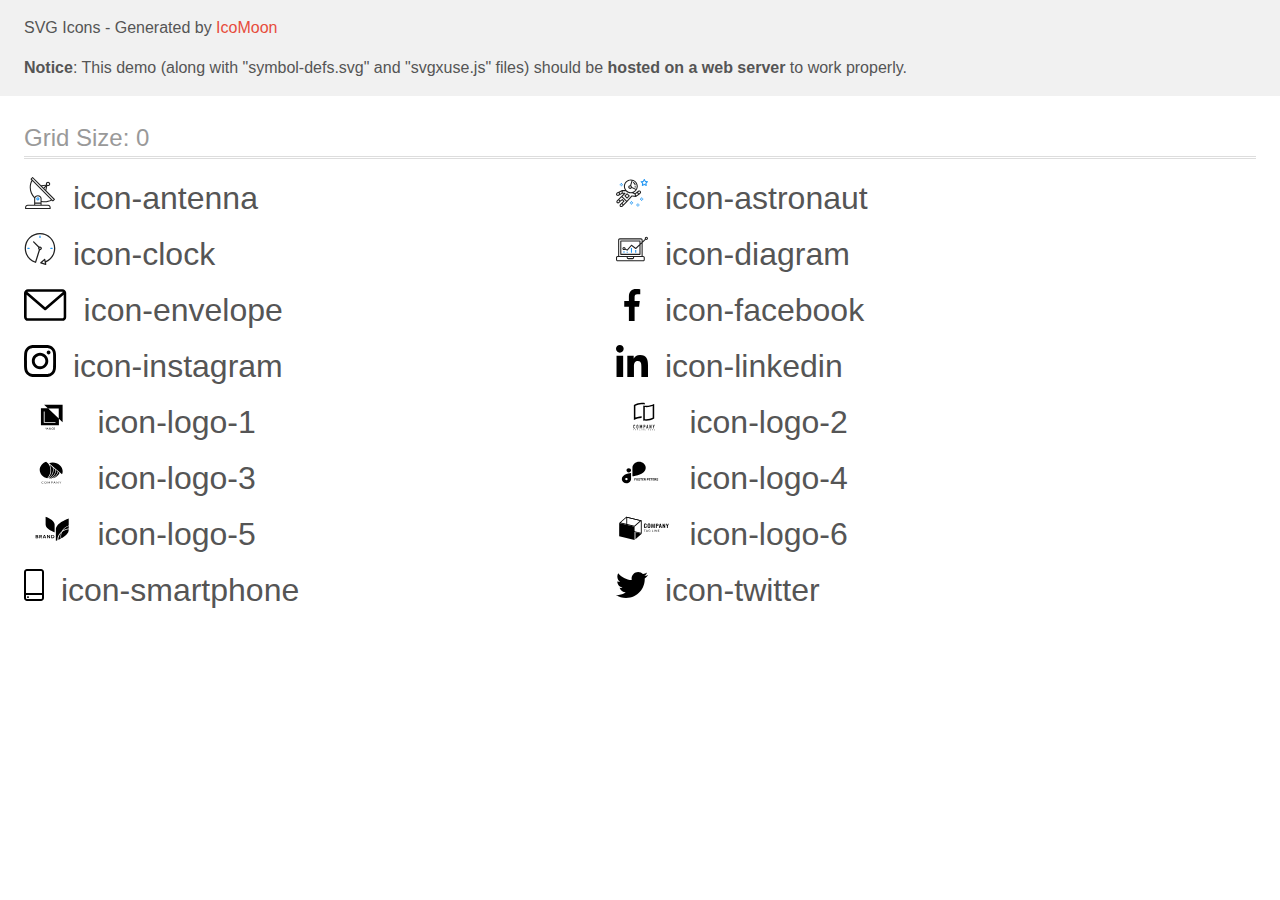
<file: images/icomoon/demo-external-svg.html>
<!doctype html>
<html>
<head>
    <title>IcoMoon - SVG Icons</title>
    <meta charset="utf-8">
    <meta name="viewport" content="width=device-width, initial-scale=1">
    <link rel="stylesheet" href="demo-files/demo.css">
    <link rel="stylesheet" href="style.css">
</head>
<body>
<header class="bgc1 clearfix">
<div class="mhl">
    <p>SVG Icons - Generated by <a href="https://icomoon.io/app">IcoMoon</a></p><p><strong>Notice</strong>: This demo (along with "symbol-defs.svg" and "svgxuse.js" files) should be <b>hosted on a web server</b> to work properly.</p>
</div>
</header>
    <div class="clearfix mhl ptl">
        <h1 class="mvm mtn fgc1">Grid Size: 0</h1>
        <div class="glyph fs1">
            <div class="clearfix pbs">
                <svg class="icon icon-antenna"><use xlink:href="symbol-defs.svg#icon-antenna"></use></svg><span class="name"> icon-antenna</span>
            </div>
        </div>
        <div class="glyph fs1">
            <div class="clearfix pbs">
                <svg class="icon icon-astronaut"><use xlink:href="symbol-defs.svg#icon-astronaut"></use></svg><span class="name"> icon-astronaut</span>
            </div>
        </div>
        <div class="glyph fs1">
            <div class="clearfix pbs">
                <svg class="icon icon-clock"><use xlink:href="symbol-defs.svg#icon-clock"></use></svg><span class="name"> icon-clock</span>
            </div>
        </div>
        <div class="glyph fs1">
            <div class="clearfix pbs">
                <svg class="icon icon-diagram"><use xlink:href="symbol-defs.svg#icon-diagram"></use></svg><span class="name"> icon-diagram</span>
            </div>
        </div>
        <div class="glyph fs1">
            <div class="clearfix pbs">
                <svg class="icon icon-envelope"><use xlink:href="symbol-defs.svg#icon-envelope"></use></svg><span class="name"> icon-envelope</span>
            </div>
        </div>
        <div class="glyph fs1">
            <div class="clearfix pbs">
                <svg class="icon icon-facebook"><use xlink:href="symbol-defs.svg#icon-facebook"></use></svg><span class="name"> icon-facebook</span>
            </div>
        </div>
        <div class="glyph fs1">
            <div class="clearfix pbs">
                <svg class="icon icon-instagram"><use xlink:href="symbol-defs.svg#icon-instagram"></use></svg><span class="name"> icon-instagram</span>
            </div>
        </div>
        <div class="glyph fs1">
            <div class="clearfix pbs">
                <svg class="icon icon-linkedin"><use xlink:href="symbol-defs.svg#icon-linkedin"></use></svg><span class="name"> icon-linkedin</span>
            </div>
        </div>
        <div class="glyph fs1">
            <div class="clearfix pbs">
                <svg class="icon icon-logo-1"><use xlink:href="symbol-defs.svg#icon-logo-1"></use></svg><span class="name"> icon-logo-1</span>
            </div>
        </div>
        <div class="glyph fs1">
            <div class="clearfix pbs">
                <svg class="icon icon-logo-2"><use xlink:href="symbol-defs.svg#icon-logo-2"></use></svg><span class="name"> icon-logo-2</span>
            </div>
        </div>
        <div class="glyph fs1">
            <div class="clearfix pbs">
                <svg class="icon icon-logo-3"><use xlink:href="symbol-defs.svg#icon-logo-3"></use></svg><span class="name"> icon-logo-3</span>
            </div>
        </div>
        <div class="glyph fs1">
            <div class="clearfix pbs">
                <svg class="icon icon-logo-4"><use xlink:href="symbol-defs.svg#icon-logo-4"></use></svg><span class="name"> icon-logo-4</span>
            </div>
        </div>
        <div class="glyph fs1">
            <div class="clearfix pbs">
                <svg class="icon icon-logo-5"><use xlink:href="symbol-defs.svg#icon-logo-5"></use></svg><span class="name"> icon-logo-5</span>
            </div>
        </div>
        <div class="glyph fs1">
            <div class="clearfix pbs">
                <svg class="icon icon-logo-6"><use xlink:href="symbol-defs.svg#icon-logo-6"></use></svg><span class="name"> icon-logo-6</span>
            </div>
        </div>
        <div class="glyph fs1">
            <div class="clearfix pbs">
                <svg class="icon icon-smartphone"><use xlink:href="symbol-defs.svg#icon-smartphone"></use></svg><span class="name"> icon-smartphone</span>
            </div>
        </div>
        <div class="glyph fs1">
            <div class="clearfix pbs">
                <svg class="icon icon-twitter"><use xlink:href="symbol-defs.svg#icon-twitter"></use></svg><span class="name"> icon-twitter</span>
            </div>
        </div>
  </div>
<script defer src="svgxuse.min.js"></script>
</body>
</html>
</file>
<file: css/styles.css>
/* Основний колір тексту #757575; */
/* Другорядний колір тексту rgba(117, 117, 117, 1) */
/* Стиль заголовка #FFFFFF; */
/* Білий #FFFFFF */
/* Білий другорядний #F5F5F5 */
/* Акцент #2196F3 */

:root {
    --primary-text-color: rgba(117, 117, 117, 1);
    --primary-background-color: #FFFFFF;
    --secondary-background-color: #F5F5F5;
    --third-background-color: #F5F4FA;
    --title-text-color: #212121;
    --accent-color: #2196F3;
    --contact-link-text-color: #757575;
    --hero-title-color: #FFFFFF;
    --hero-background-color: #2F303A;
}

/* Загальні на весь документ */
body {
    background: var(--primary-background-color);
    color: var(--primary-text-color);
    font-family: 'Roboto', sans-serif;
    letter-spacing: 0.03em;
    }

ul {
        list-style: none;
        margin: 0px;
        padding: 0px;
    }

a {
    text-decoration-line: none;
}

.section {
    margin: 0;
    padding-bottom: 94px;
    padding-top: 94px;
    /* border: 2px solid red; */
}

.section-title {
    color: var(--title-text-color);
    font-weight: 700;
    font-size: 36px;
    line-height: 1.16;
    text-align: center;
    padding: 0;
    margin-bottom: 50px;

}

.no-padding {
    padding-top: 0;
    padding-bottom: 0;
}

h1, h2, h3, h4, h5, h6, p {
    margin: 0;
    padding: 0;
}

/* Логотип шапка */

.site-header {
    background-color: var(--hero-title-color);
    /* border: 2px solid tomato; */
    border-bottom: 1px solid #ECECEC;
}

.navcontainer {
    margin-left: auto;
    margin-right: auto;
    padding-left: 15px;
    padding-right: 15px;
    /* border: 2px solid tomato; */
    display: flex;
    align-items: center;
}

.headercontainerflex {
    display: flex;
    width: 1200px;
    align-items: center;
    margin-left: auto;
    margin-right: auto;
    padding-left: 15px;
    padding-right: 15px;
    /* border: 2px solid tomato; */
}

.herocontainer, .benefit-container, .what-we-do-container, .teamcontainer, .footercontainer , .filterbutton , .portfoliocontainer {
    margin-left: auto;
    margin-right: auto;
    padding-left: 15px;
    padding-right: 15px;
    width: 1200px;
    /* border: 2px solid tomato; */
}

.logo-part-one {
    color: var(--accent-color);
    letter-spacing: 0.03em;
}
.logo-part-two {
    color: var(--title-text-color);
    letter-spacing: 0.03em;
}

.logo-part-one, .logo-part-two, .logo-part-three {
    font-family: 'Raleway', sans-serif;
    font-weight: 700;
    font-size: 26px;
    line-height: 1.19;
    padding-top: 24px;
    padding-bottom: 24px;
}

/* Навігація шапка */
.site-nav-link:hover, .site-nav-link:focus, .site-nav-link:active {
    color: var(--accent-color);
    border-bottom: 5px solid var(--accent-color);
}

.site-nav, .item {
    display: flex;
    color: var(--title-text-color);
    /* margin-right: 50px; */
}

.site-nav {
    margin-left: 93px;
}

/* .site-nav, .item:not(:last-child) {
    margin-right: 50px;
}  */

.site-nav .item + .item {
    margin-left: 50px;
}

.current {
    color: var(--accent-color);
    border-bottom: 5px solid var(--accent-color);
}


.site-nav-link {
    color: var(--title-text-color);
    font-weight: 500;
    font-size: 14px;
    line-height: 1.14;
    letter-spacing: 0.02em;
    /* border: 2px solid black; */
    display: block;
    padding-top: 32px;
    padding-bottom: 32px;
}

/* Шапка контакти */

.contactcontainer {
    margin-left: auto;
    margin-right: auto;
    padding-left: 15px;
    padding-right: 15px;
    /* border: 2px solid tomato; */
    display: flex;
    align-items: center;
}

.header-contact {
    display: flex;
    margin-left: auto;
    align-items: center;
}

.header-contact .item+.item {
    margin-left: 30px;
}

.icons-header {
    align-items: center;
}


.contact-link:hover, .contact-link:focus, .contact-link:active {
    color: var(--accent-color);
    fill: var(--accent-color);
}

.icon-mail, .icon-smartphone {
    fill:currentColor;
}

.phone-number, .mail-address {
    margin-left: 10px;
}


.contact-link {
    color: var(--contact-link-text-color);
    font-weight: 500;
    font-size: 14px;
    line-height: 1.14;
    padding-top: 32px;
    padding-bottom: 32px;
    margin-left: 10px;
    /* padding-left: 10px; */
}

/* Заголовок та бекграунд Hero */
.hero {
    background-color: var(--hero-background-color);
    text-align: center;
}

.overlay {
    background-image: linear-gradient(to right,
    rgba(47, 48, 58, 0.4), 
    rgba(47, 48, 58, 0.4)), 
    url(../images/svg-and-bj/herobg.jpg);
    max-width: 1600px;
    height: 600px;
    margin-left: auto;
    margin-right: auto;
}

.hero-title {
    margin-top: 0;
    padding-top: 200px;
    margin-bottom: 30px;
    font-weight: 900;
    font-size: 44px;
    line-height: 1.36;
    color: var(--hero-title-color);
    letter-spacing: 0.06em;
}

/* Кнопка замовити */

.hero-button {
    background-color: var(--accent-color);
    color: var(--hero-title-color);
    letter-spacing: 0.06em;
    cursor: pointer;
    border-radius: 4px;
    padding: 10px 32px;
    min-width: 216px;
    min-height: 50px;
    text-align: center;
    margin-bottom: 200px;
    border: transparent;
}

/* Наші переваги */

.backgroundsection {
}

.contentinterval {
    padding-top: 94px;
}

.secondary {
    padding-top: 0;
}

.benefits-item {
    display: flex;
    justify-content: space-between;
}

.benefit-icons {
    justify-content: space-between;
    padding: 25px 100px;
    /* display: inline-block;
    display: flex; */
    background-color: var(--third-background-color);
    margin-bottom: 30px;
    align-items: center;
}


.benefits-item .benefit-icons+.benefit-icons {
    margin-left: 30px;
}


/* .benefit-icon-warning::before {
    content: "";
    width: 270px;
    height: 120px;
    display: inline-block;
    margin-right: 10px;
    background-image: url(../images/svg-and-bj/svg/group1.svg);
    align-self: center;
    margin-bottom: 30px;
    background-size: contain;
    background-repeat: no-repeat;
    background-position: center;
}

.benefit-icon-punctuality::before {
    content: "";
    width: 270px;
    height: 120px;
    display: inline-block;
    margin-right: 10px;
    background-image: url(../images/svg-and-bj/svg/group2.svg);
    align-self: center;
    margin-bottom: 30px;
    background-size: contain;
    background-repeat: no-repeat;
    background-position: center;    
}

.benefit-icon-planning::before {
    content: "";
    width: 270px;
    height: 120px;
    display: inline-block;
    margin-right: 10px;
    background-image: url(../images/svg-and-bj/svg/group3.svg);
    align-self: center;
    margin-bottom: 30px;
    background-size: contain;
    background-repeat: no-repeat;
    background-position: center;    
}

.benefit-icon-tex::before {
    content: "";
    width: 270px;
    height: 120px;
    display: inline-block;
    margin-right: 10px;
    background-image: url(../images/svg-and-bj/svg/group4.svg);
    align-self: center;
    margin-bottom: 30px;
    background-size: contain;
    background-repeat: no-repeat;
    background-position: center;
} */

.benefits-item > li {
    width: 270px;
}

.benefits-item .item+.item {
    margin-left: 50px;
    /* border: 2px solid tomato; */
}

.section-title-hiden {
    position: absolute;
    width: 1px;
    height: 1px;
    margin: -1px;
    border: 0;
    padding: 0;
    white-space: nowrap;
    clip-path: inset(100%);
    clip: rect(0 0 0 0);
    overflow: hidden;
}

.benefit-section-title-text {
    color: var(--title-text-color) ;
    font-weight: 700;
    font-size: 14px;
    line-height: 16px;
    margin-bottom: 10px;

}

.benefit-section-title-paragraph {
    color: var(--contact-link-text-color);
    font-weight: 400;
    font-size: 14px;
    line-height: 1.71;
}

/* Чим ми займаємося */

.what-we-do-item {
    display: flex;
}

.working {
    padding-top: 0;
}

.what-we-do-item .what-we-do-image+.what-we-do-image {
    margin-left: 30px;
    /* border: 2px solid tomato; */
}


.what-we-do-image {

}


/* Наша команда */

.team-item {
    display: flex;
    text-align: center;
}

.team-member {
    box-shadow: 0px 1px 3px rgba(0, 0, 0, 0.12), 0px 1px 1px rgba(0, 0, 0, 0.14), 0px 2px 1px rgba(0, 0, 0, 0.2);
    border-radius: 0px 0px 4px 4px;

    
}

.team-item .team-member+.team-member {
    margin-left: 30px;
    /* border: 2px solid tomato; */
}




.third {
    background-color: var(--third-background-color);
}

.team-section-title {
    color: var(--title-text-color);
    font-weight: 500;
    font-size: 16px;
    line-height: 1.19;
    margin-top: 30px;
    margin-bottom: 10px;
}

.team-section-paragraph {
    color: var(--contact-link-text-color);
    font-weight: 400;
    font-size: 16px;
    line-height: 19px;
    padding-bottom: 30px;
}

.team-social-list {
    padding-bottom: 30px;
    display: flex;
    justify-content: center;
}

.social-icon-button {
    margin: 0;
    width: 44px;
    height: 44px;
    border-radius: 50%;
    justify-content: center;
    border: none;
}

.icon-social {
    /* border: 1px solid black; */
    display: inline-block;
    margin-bottom: 30px;
    width: 44px;
    height: 44px;
    fill: #AFB1B8;
}

/* .join-socials .icon-footer-social+.icon-footer-social {
    margin-left: 10px;
    /* border: 2px solid tomato; */
} */

.team-social-list .social-list-item+.social-list-item {
    margin-left: 10px;
    /* border: 2px solid tomato; */
}

.icon-social:hover {
    background-color: #2196F3;
    border-radius: 50%;
    /* fill: var(--hero-title-color); */
} 

.team-social-icons:hover {
    fill: var(--hero-title-color);
}

.team-social-icons:hover {

}

.social-icon-team {
    fill: currentColor;
}

.footer-social-icon {
    fill: #FFFFFF;
}

.team-social-item {
    cursor: pointer;
    display: flex;
    color: #AFB1B8;
    justify-content: center;
    padding: 12px;
    border-radius: 50%;
}

.team-social-item:hover {
    background-color: #2196F3;
    border-radius: 50%;
    color: #FFFFFF;
}

.team-social-icons {
    width: 20px;
    height: 20px;
    fill: #AFB1B8;
    background-position: center;
    background-size: contain;
}

.clients {
    display: flex;
    width: 1200px;
    margin-left: auto;
    margin-right: auto;
    justify-content: space-between;
    padding-left: 15px;
    padding-right: 15px;
}

.clients .icon-clients-item+.icon-clients-item {
    margin-left: 30px;
}

.icon-clients {
    fill: #AFB1B8;
    justify-content: space-between;
    border: 1px solid #AFB1B8;
    padding: 16px 32px;
    display: inline-block;
    background-size: contain;
    background-repeat: no-repeat;
    background-position: center;
}

.icon-clients:hover {
    fill: #2196F3;
    border-color: #2196F3;
}

/* Підвал */

.footer-page {
    background-color: var(--hero-background-color);
    /* border: 2px solid tomato; */
}

.container {
    width: 1200px;
    display: flex;
    align-items: center;
    margin-left: auto;
    margin-right: auto;
    padding-left: 15px;
    padding-right: 15px;
    /* border: 2px solid tomato; */
}

.footercontainer {
    padding-top: 60px;
    /* border: 2px solid tomato; */
    display: flex;
}

.contact-link-map {
    color: var(--hero-title-color);
    font-weight: 400;
    font-size: 14px;
    line-height: 1.71;
    display: inline-block;
    margin-top: 20px;
    margin-bottom: 9px;
}

.contact-link-footer {
    color: rgba(255, 255, 255, 0.6);
    font-weight: 400;
    font-size: 14px;
    line-height: 24px;
    display: inline-block;
}

.mail {
    margin-bottom: 9px;
}

.phone {
    margin-bottom: 60px;
}

.logo-part-three {
    color: var(--hero-title-color);
    font-weight: 700;
    font-size: 26px;
    line-height: 1.19;
    letter-spacing: 0.03em;
}

.join-item {
    padding-top: 12px;
    color: var(--hero-title-color);
    font-weight: 700;
    font-size: 14px;
    line-height: 1.14;
    letter-spacing: 0.03em;
    text-transform: uppercase;
    margin-bottom: 20px;
    margin-left: 70px;
}


.footer-social-item {
    cursor: pointer;
    display: flex;
    color: #AFB1B8;
    justify-content: center;
    padding: 12px;
    border-radius: 50%;
}

.footer-social-item:hover {
    background-color: #2196F3;
    color: #2196F3;
    fill: #ffffff;
}

.join-socials {
    display: flex;
    margin-left: 70px;
    justify-content: center;
}

.icon-footer-social {
    cursor: pointer;
    display: flex;
    color: #AFB1B8;
    justify-content: center;
    padding: 12px;
    border-radius: 50%;
}

.social-icons-footer {
    width: 20px;
    height: 20px;
    fill: white;
    background-position: center;
    justify-content: center;
}

.icon-footer-social:hover {
    background-color: #2196F3;
    border-radius: 50%;
}


.icon-footer-social .footer-social-item+.footer-social-item {
    margin-left: 10px;
    border: 1px solid #AFB1B8;
}

/* Портфоліо */

.portfolio-background-color {

}

.filtering-button:hover, .filtering-button:focus  {
    background-color: var(--accent-color);
    color: var(--hero-title-color);
}

.filterbutton {
    padding-top: 94px;
    margin-top: 0px;
    margin-bottom: 50px;
    /* border: 2px solid tomato; */
    text-align: center;
    justify-content: center;
}

.filtre-item {
    display: flex;
    align-items: center;
    justify-content: center;
}

.filtre-item .filtre-buttom+.filtre-buttom {
    margin-left: 8px;
    /* border: 2px solid tomato; */
}


.filtering-button {
    color: var(--title-text-color);
    font-weight: 500;
    font-size: 16px;
    line-height: 1.63;  
    letter-spacing: 0.03em;
    cursor: pointer;
    border-radius: 4px;
    padding: 6px 22px;
    text-align: center;
    border: transparent;
}

.filtering-button:hover, .filtering-button:focus {
    box-shadow: 0px 3px 1px rgba(0, 0, 0, 0.1), 0px 1px 2px rgba(0, 0, 0, 0.08), 0px 2px 2px rgba(0, 0, 0, 0.12);
}

.portfoliocontainer {
    margin-bottom: 94px;
}

.portfolio-item {
    display: flex;
    flex-wrap: wrap;

}

.portfolio-example {
    margin-right: 30px;
    margin-bottom: 30px;
}

.portfolio-example:hover {
    box-shadow: 0px 1px 1px rgba(0, 0, 0, 0.12), 0px 4px 4px rgba(0, 0, 0, 0.06), 1px 4px 6px rgba(0, 0, 0, 0.16);
}

.portfolio-item :nth-child(3n) {
    margin-right: 0;
}

.portfolio-item :nth-last-child(-n+3) {
    margin-bottom: 0;
}

.portfolio-text {
    color: var(--title-text-color);
    font-weight: 700;
    font-size: 18px;
    line-height: 2.0;
    letter-spacing: 0.06em;
    border-left: 1px solid #EEEEEE;
    border-right: 1px solid #EEEEEE;
    padding-left: 24px;
    margin-top: 20px;
    }

.portfolio-paragraph {
    color: var(--contact-link-text-color);
    font-weight: 400;
    font-size: 16px;
    line-height: 1.88;
    letter-spacing: 0.03em;
    margin-top: 4px;
    border-bottom: 1px solid #EEEEEE;
    border-left: 1px solid #EEEEEE;
    border-right: 1px solid #EEEEEE;
    padding-left: 24px;
    margin-top: 4px;
    padding-bottom: 20px;
}
</file>
<file: icomoon/demo-files/demo.css>
body {
  padding: 0;
  margin: 0;
  font-family: sans-serif;
  font-size: 1em;
  line-height: 1.5;
  color: #555;
  background: #fff;
}
h1 {
  font-size: 1.5em;
  font-weight: normal;
  box-shadow: 0 1px #ddd, 0 2px #fff, 0 3px #ddd;
}
small {
  font-size: .66666667em;
}
a {
  color: #e74c3c;
  text-decoration: none;
}
a:hover, a:focus {
  box-shadow: 0 1px #e74c3c;
}
.bshadow0, input {
  box-shadow: inset 0 -2px #e7e7e7;
}
input:hover {
  box-shadow: inset 0 -2px #ccc;
}
input, fieldset {
  font-size: 1em;
  margin: 0;
  padding: 0;
  border: 0;
}
input {
  color: inherit;
  line-height: 1.5;
  height: 1.5em;
  padding: .25em 0;
}
input:focus {
  outline: none;
  box-shadow: inset 0 -2px #449fdb;
}
.glyph {
  font-size: 16px;
  margin-right: 1.5em;
  float: left;
  width: 17em;
}
svg {
  color: #000;
}
.liga {
  width: 80%;
  width: calc(100% - 2.5em);
}
.talign-right {
  text-align: right;
}
.talign-center {
  text-align: center;
}
.bgc1 {
  background: #f1f1f1;
}
.fgc0 {
  color: #000;
}
.fgc1 {
  color: #999;
}
p {
  margin-top: 1em;
  margin-bottom: 1em;
}
.mvm {
  margin-top: .75em;
  margin-bottom: .75em;
}
.mtn {
  margin-top: 0;
}
.mtl, .mal {
  margin-top: 1.5em;
}
.mbl, .mal {
  margin-bottom: 1.5em;
}
.mal, .mhl {
  margin-left: 1.5em;
  margin-right: 1.5em;
}
.mhmm {
  margin-left: 1em;
  margin-right: 1em;
}
.ptl {
  padding-top: 1.5em;
}
.pbs, .pvs {
  padding-bottom: .25em;
}
.pvs, .pts {
  padding-top: .25em;
}
.unit {
  float: left;
}
.unitRight {
  float: right;
}
.size1of2 {
  width: 50%;
}
.size1of1 {
  width: 100%;
}
.clearfix:before, .clearfix:after {
  content: " ";
  display: table;
}
.clearfix:after {
  clear: both;
}
.hidden-true {
  display: none;
}
.textbox0 {
  width: 3em;
  background: #f1f1f1;
  padding: .25em .5em;
  line-height: 1.5;
  height: 1.5em;
}
.fs0 {
  font-size: 16px;
}
.fs1 {
  font-size: 32px;
}
.name {
  margin-left: .25em;
}
</file>
<file: icomoon/style.css>
.icon {
  display: inline-block;
  width: 1em;
  height: 1em;
  stroke-width: 0;
  stroke: currentColor;
  fill: currentColor;
}

/* ==========================================
Single-colored icons can be modified like so:
.icon-name {
  font-size: 32px;
  color: red;
}
========================================== */

.icon-envelope {
  width: 1.3330078125em;
}

.icon-logo-1 {
  width: 1.7666015625em;
}

.icon-logo-2 {
  width: 1.7666015625em;
}

.icon-logo-3 {
  width: 1.7666015625em;
}

.icon-logo-4 {
  width: 1.7666015625em;
}

.icon-logo-5 {
  width: 1.7666015625em;
}

.icon-logo-6 {
  width: 1.7666015625em;
}

.icon-smartphone {
  width: 0.625em;
}
</file>
<file: images/icomoon/demo-files/demo.css>
body {
  padding: 0;
  margin: 0;
  font-family: sans-serif;
  font-size: 1em;
  line-height: 1.5;
  color: #555;
  background: #fff;
}
h1 {
  font-size: 1.5em;
  font-weight: normal;
  box-shadow: 0 1px #ddd, 0 2px #fff, 0 3px #ddd;
}
small {
  font-size: .66666667em;
}
a {
  color: #e74c3c;
  text-decoration: none;
}
a:hover, a:focus {
  box-shadow: 0 1px #e74c3c;
}
.bshadow0, input {
  box-shadow: inset 0 -2px #e7e7e7;
}
input:hover {
  box-shadow: inset 0 -2px #ccc;
}
input, fieldset {
  font-size: 1em;
  margin: 0;
  padding: 0;
  border: 0;
}
input {
  color: inherit;
  line-height: 1.5;
  height: 1.5em;
  padding: .25em 0;
}
input:focus {
  outline: none;
  box-shadow: inset 0 -2px #449fdb;
}
.glyph {
  font-size: 16px;
  margin-right: 1.5em;
  float: left;
  width: 17em;
}
svg {
  color: #000;
}
.liga {
  width: 80%;
  width: calc(100% - 2.5em);
}
.talign-right {
  text-align: right;
}
.talign-center {
  text-align: center;
}
.bgc1 {
  background: #f1f1f1;
}
.fgc0 {
  color: #000;
}
.fgc1 {
  color: #999;
}
p {
  margin-top: 1em;
  margin-bottom: 1em;
}
.mvm {
  margin-top: .75em;
  margin-bottom: .75em;
}
.mtn {
  margin-top: 0;
}
.mtl, .mal {
  margin-top: 1.5em;
}
.mbl, .mal {
  margin-bottom: 1.5em;
}
.mal, .mhl {
  margin-left: 1.5em;
  margin-right: 1.5em;
}
.mhmm {
  margin-left: 1em;
  margin-right: 1em;
}
.ptl {
  padding-top: 1.5em;
}
.pbs, .pvs {
  padding-bottom: .25em;
}
.pvs, .pts {
  padding-top: .25em;
}
.unit {
  float: left;
}
.unitRight {
  float: right;
}
.size1of2 {
  width: 50%;
}
.size1of1 {
  width: 100%;
}
.clearfix:before, .clearfix:after {
  content: " ";
  display: table;
}
.clearfix:after {
  clear: both;
}
.hidden-true {
  display: none;
}
.textbox0 {
  width: 3em;
  background: #f1f1f1;
  padding: .25em .5em;
  line-height: 1.5;
  height: 1.5em;
}
.fs0 {
  font-size: 16px;
}
.fs1 {
  font-size: 32px;
}
.name {
  margin-left: .25em;
}
</file>
<file: images/icomoon/style.css>
.icon {
  display: inline-block;
  width: 1em;
  height: 1em;
  stroke-width: 0;
  stroke: currentColor;
  fill: currentColor;
}

/* ==========================================
Single-colored icons can be modified like so:
.icon-name {
  font-size: 32px;
  color: red;
}
========================================== */

.icon-envelope {
  width: 1.3330078125em;
}

.icon-logo-1 {
  width: 1.7666015625em;
}

.icon-logo-2 {
  width: 1.7666015625em;
}

.icon-logo-3 {
  width: 1.7666015625em;
}

.icon-logo-4 {
  width: 1.7666015625em;
}

.icon-logo-5 {
  width: 1.7666015625em;
}

.icon-logo-6 {
  width: 1.7666015625em;
}

.icon-smartphone {
  width: 0.625em;
}
</file>
